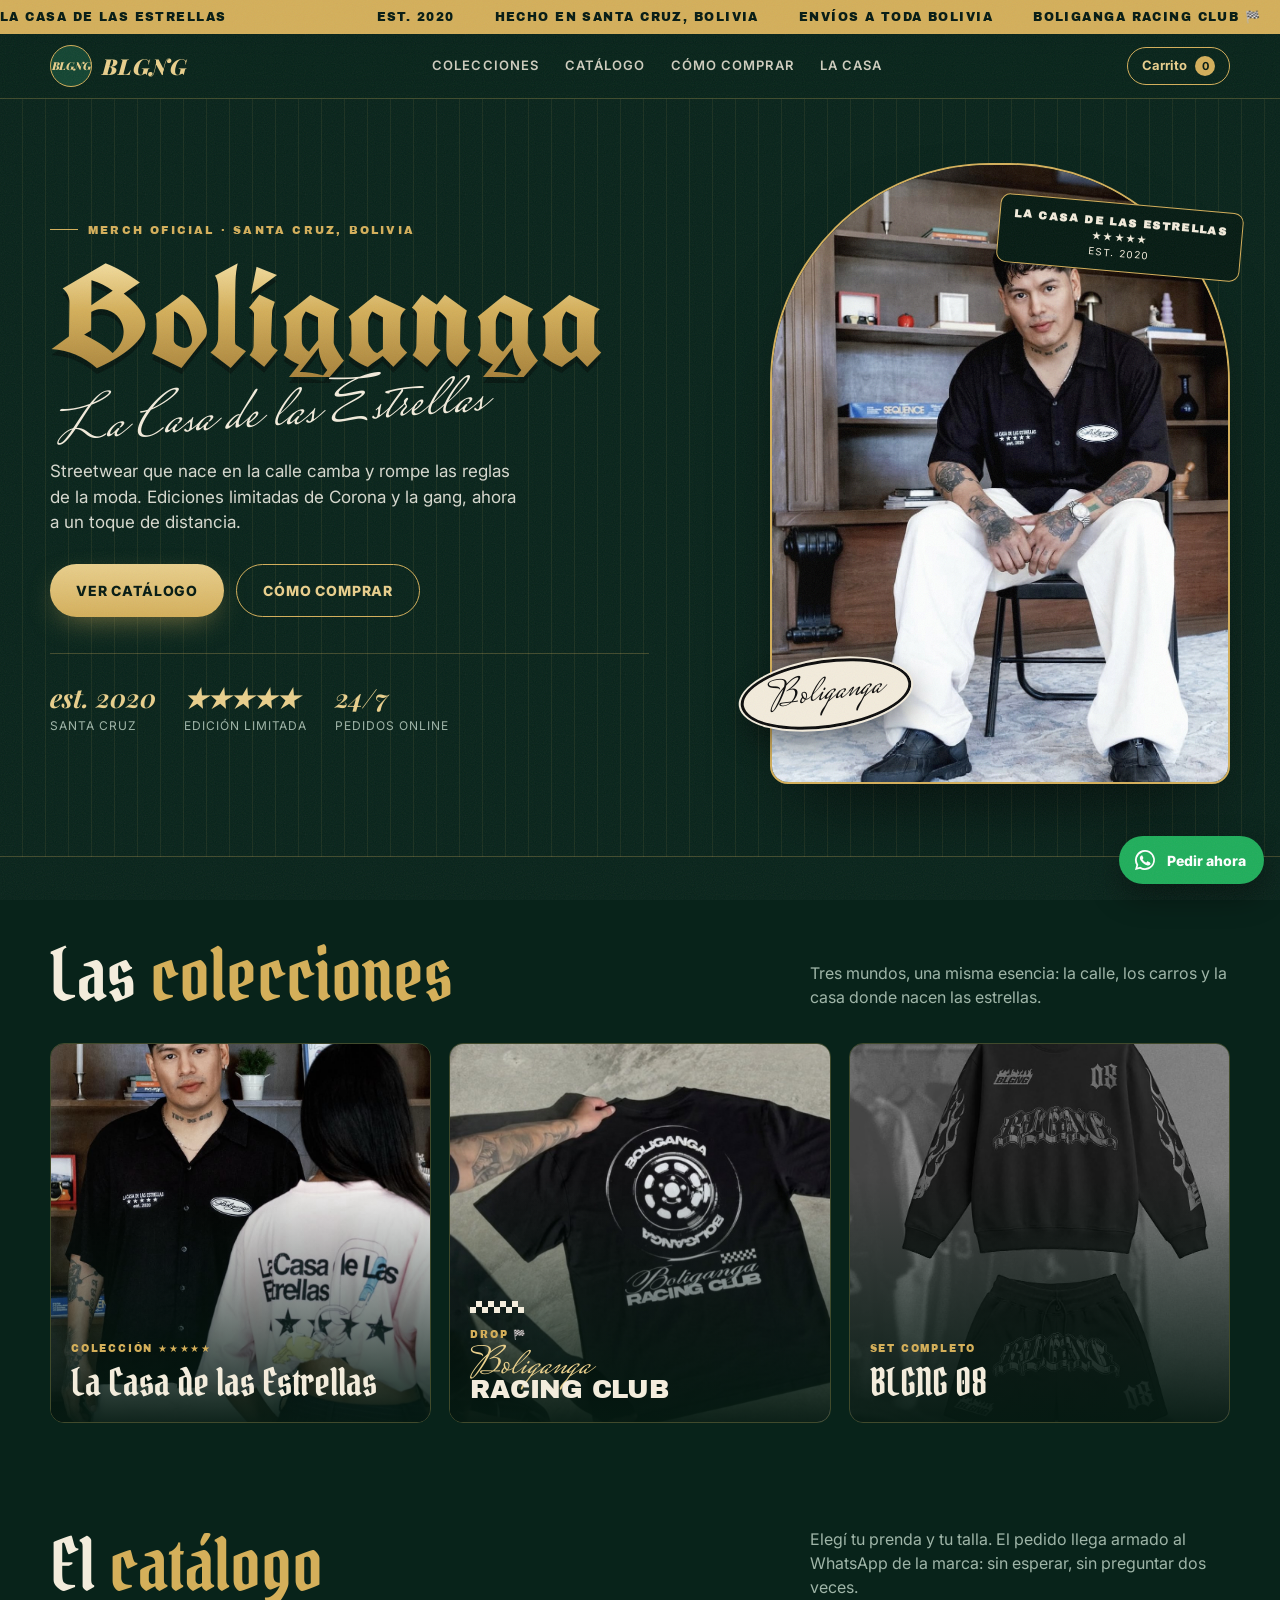
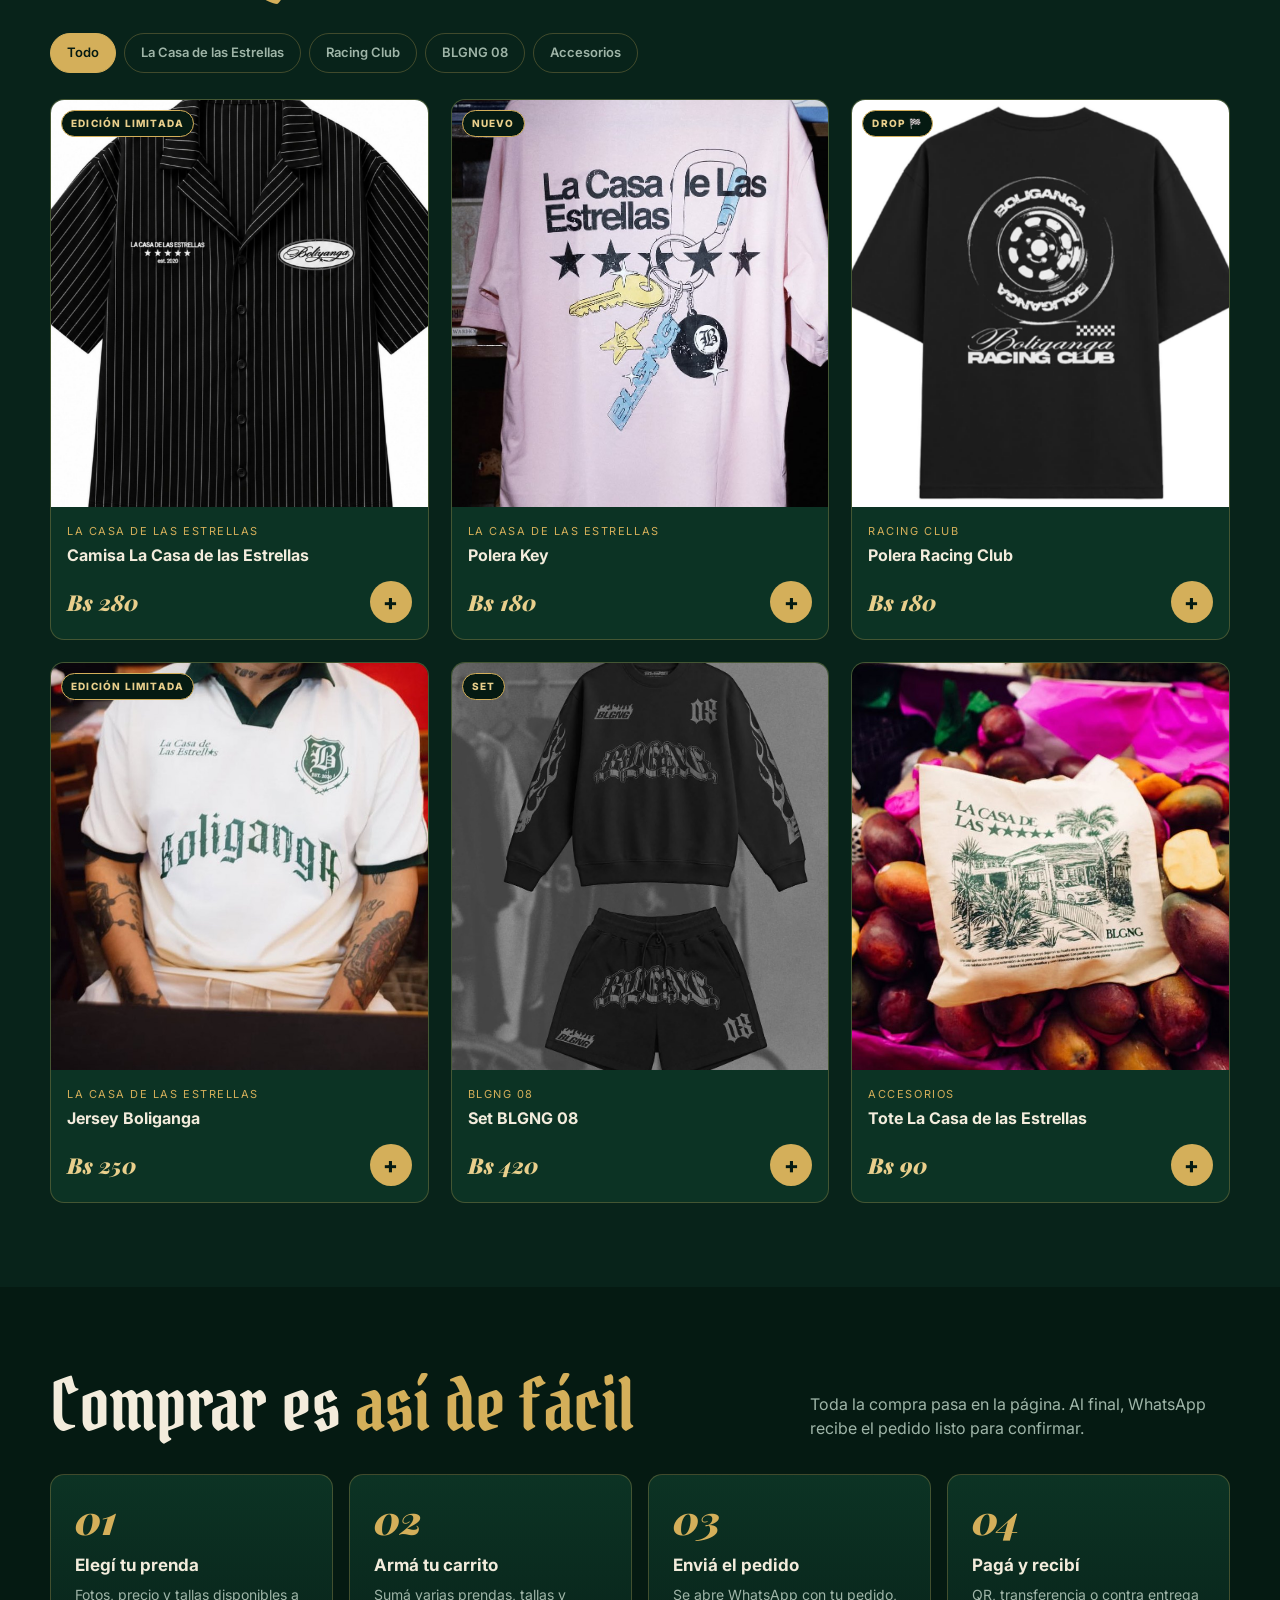
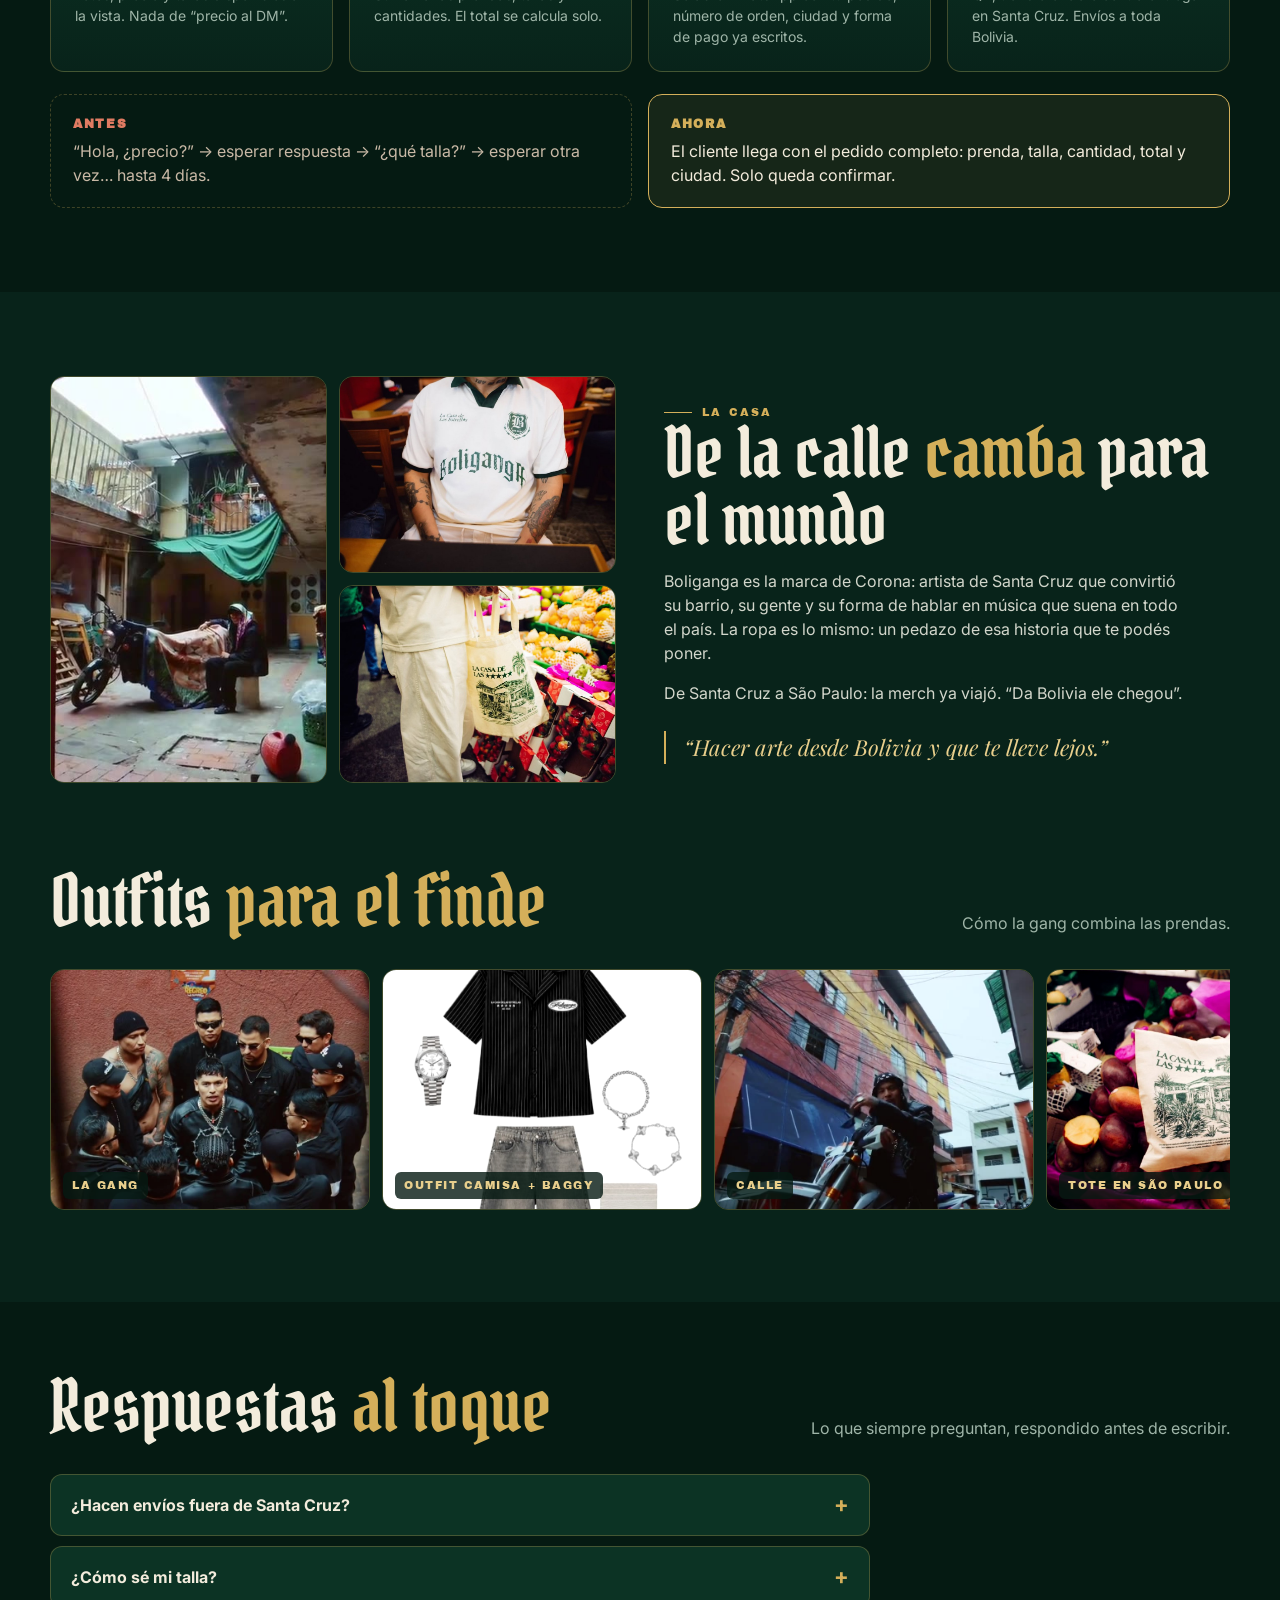
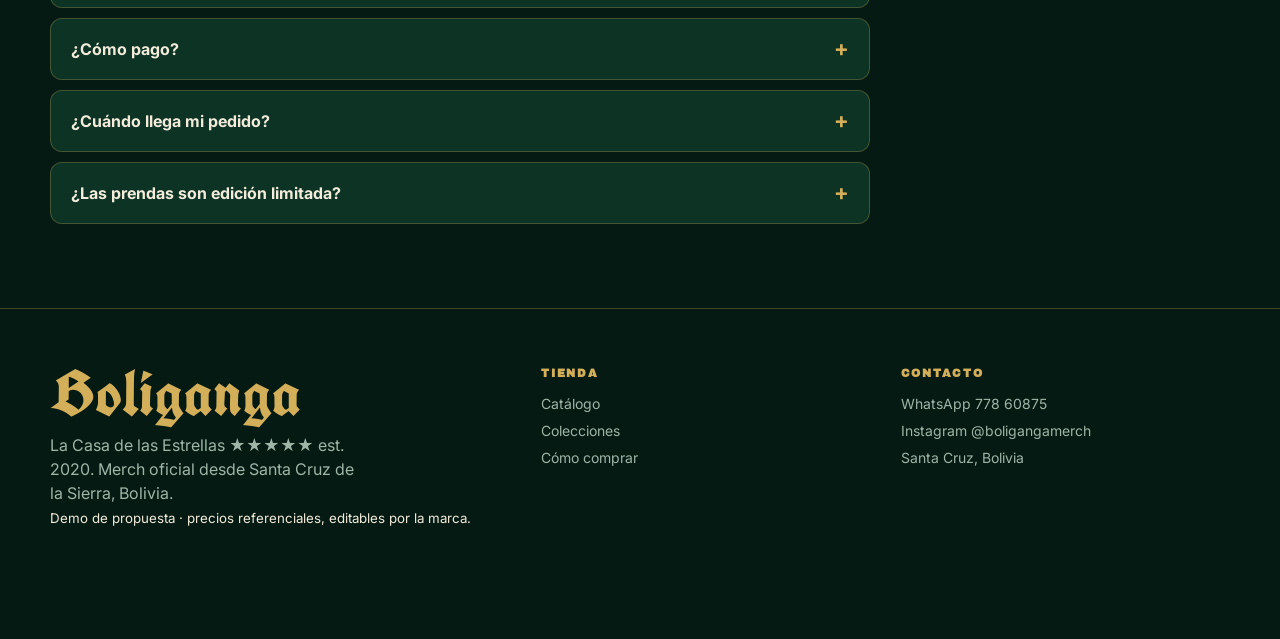
<file: boliganga-web/index.html>
<!doctype html>
<html lang="es">
<head>
<meta charset="utf-8">
<meta name="viewport" content="width=device-width, initial-scale=1, viewport-fit=cover">
<title>Boliganga Merch</title>
<meta name="description" content="BLGNG — La Casa de las Estrellas. Streetwear de la calle camba, desde Santa Cruz, Bolivia. Pedí online y recibí tu prenda en toda Bolivia.">
<meta name="theme-color" content="#08231a">
<link rel="preconnect" href="https://fonts.googleapis.com">
<link rel="preconnect" href="https://fonts.gstatic.com" crossorigin>
<link href="https://fonts.googleapis.com/css2?family=UnifrakturCook:wght@700&family=Pirata+One&family=Playfair+Display:ital,wght@0,700;0,900;1,700;1,900&family=Mrs+Saint+Delafield&family=Archivo+Black&family=Inter:wght@400;500;600;700;800&display=swap" rel="stylesheet">
<style>
:root{
  --green-900:#051a12;
  --green-800:#08231a;
  --green-700:#0c3324;
  --green-600:#124431;
  --green-500:#1b5c42;
  --gold:#d4af5a;
  --gold-soft:#e9cf8c;
  --gold-deep:#a8823a;
  --cream:#f3ecdc;
  --ink:#0b0b0b;
  --muted:#9fb5a8;
  --line:rgba(212,175,90,.28);
  --radius:14px;
  --f-black:"UnifrakturCook","Pirata One",serif;
  --f-goth:"Pirata One","UnifrakturCook",serif;
  --f-logo:"Playfair Display",Georgia,serif;
  --f-script:"Mrs Saint Delafield",cursive;
  --f-race:"Archivo Black",Impact,sans-serif;
  --f-body:"Inter",system-ui,sans-serif;
}
*{box-sizing:border-box;margin:0;padding:0}
html{scroll-behavior:smooth;-webkit-text-size-adjust:100%}
body{background:var(--green-800);color:var(--cream);font-family:var(--f-body);line-height:1.5;overflow-x:hidden}
img{display:block;max-width:100%}
a{color:inherit;text-decoration:none}
button{font:inherit;color:inherit;background:none;border:0;cursor:pointer}
.wrap{width:min(1180px,100% - 32px);margin-inline:auto}

/* grain + pinstripe textures */
body::before{content:"";position:fixed;inset:0;pointer-events:none;z-index:100;opacity:.07;
  background-image:url("data:image/svg+xml,%3Csvg xmlns='http://www.w3.org/2000/svg' width='160' height='160'%3E%3Cfilter id='n'%3E%3CfeTurbulence type='fractalNoise' baseFrequency='.9' numOctaves='3'/%3E%3C/filter%3E%3Crect width='100%25' height='100%25' filter='url(%23n)'/%3E%3C/svg%3E")}
.pinstripe{background-image:repeating-linear-gradient(90deg,transparent 0 22px,rgba(212,175,90,.09) 22px 23px)}

/* marquee */
.marquee{background:var(--gold);color:var(--green-900);overflow:hidden;white-space:nowrap;font-family:var(--f-race);font-size:12px;letter-spacing:.12em;text-transform:uppercase}
.marquee__track{display:inline-flex;gap:40px;padding:8px 0;animation:mq 28s linear infinite}
.marquee__track span{display:inline-flex;align-items:center;gap:40px}
@keyframes mq{to{transform:translateX(-50%)}}

/* header */
header{position:sticky;top:0;z-index:50;background:rgba(8,35,26,.86);backdrop-filter:blur(10px);-webkit-backdrop-filter:blur(10px);border-bottom:1px solid var(--line)}
.nav{display:flex;align-items:center;justify-content:space-between;height:64px}
.logo{display:flex;align-items:center;gap:10px}
.logo__badge{width:42px;height:42px;border-radius:50%;background:var(--green-600);border:1.5px solid var(--gold);display:grid;place-items:center;font-family:var(--f-logo);font-style:italic;font-weight:900;font-size:11px;color:var(--gold-soft);letter-spacing:-.02em}
.logo__word{font-family:var(--f-logo);font-style:italic;font-weight:900;font-size:22px;letter-spacing:.02em;color:var(--gold-soft)}
.nav__links{display:flex;gap:26px;font-size:13px;font-weight:600;letter-spacing:.08em;text-transform:uppercase}
.nav__links a{opacity:.85}.nav__links a:hover{color:var(--gold);opacity:1}
.cart-btn{position:relative;display:flex;align-items:center;gap:8px;border:1px solid var(--gold);border-radius:999px;padding:8px 14px;font-weight:700;font-size:13px;color:var(--gold-soft)}
.cart-btn b{background:var(--gold);color:var(--green-900);border-radius:999px;min-width:20px;height:20px;display:grid;place-items:center;font-size:11px;padding:0 6px}
@media (max-width:760px){.nav__links{display:none}.logo__word{font-size:19px}}

/* hero */
.hero{position:relative;overflow:hidden;border-bottom:1px solid var(--line)}
.hero__grid{display:grid;grid-template-columns:1.05fr .95fr;align-items:center;gap:40px;padding:64px 0 72px}
.eyebrow{display:inline-flex;align-items:center;gap:10px;font-family:var(--f-race);font-size:11px;letter-spacing:.2em;text-transform:uppercase;color:var(--gold)}
.eyebrow::before{content:"";width:28px;height:1px;background:var(--gold)}
.stars{color:var(--gold);letter-spacing:.25em}
.hero h1{font-family:var(--f-black);font-weight:700;font-size:clamp(68px,11vw,150px);line-height:.86;margin:18px 0 6px;
  background:linear-gradient(180deg,#f7e3a8 0%,var(--gold) 45%,var(--gold-deep) 100%);-webkit-background-clip:text;background-clip:text;color:transparent;
  filter:drop-shadow(0 6px 0 rgba(0,0,0,.35))}
.hero__script{font-family:var(--f-script);font-size:clamp(40px,5vw,62px);color:var(--cream);line-height:1;transform:rotate(-4deg);margin:-4px 0 18px 6px}
.hero p.lead{max-width:470px;color:#d7d9cf;font-size:17px}
.hero__cta{display:flex;flex-wrap:wrap;gap:12px;margin-top:28px}
.btn{display:inline-flex;align-items:center;justify-content:center;gap:10px;border-radius:999px;padding:15px 26px;font-weight:800;font-size:14px;letter-spacing:.06em;text-transform:uppercase;transition:transform .15s,box-shadow .2s}
.btn:active{transform:scale(.97)}
.btn--gold{background:linear-gradient(180deg,var(--gold-soft),var(--gold));color:var(--green-900);box-shadow:0 10px 30px -10px rgba(212,175,90,.6)}
.btn--ghost{border:1.5px solid var(--gold);color:var(--gold-soft)}
.btn--wa{background:#1fae5b;color:#fff}
.hero__facts{display:flex;gap:28px;margin-top:36px;padding-top:24px;border-top:1px solid var(--line)}
.hero__facts div{white-space:nowrap;font-size:12px;color:var(--muted);text-transform:uppercase;letter-spacing:.08em}
.hero__facts strong{display:block;font-family:var(--f-logo);font-style:italic;font-size:26px;color:var(--gold-soft);letter-spacing:0;text-transform:none}
.hero__photo{position:relative;justify-self:end;width:min(460px,100%)}
.hero__photo .frame{border-radius:220px 220px 18px 18px;overflow:hidden;border:2px solid var(--gold);aspect-ratio:4/5.4;box-shadow:0 40px 80px -30px rgba(0,0,0,.7)}
.hero__photo img{width:100%;height:100%;object-fit:cover;object-position:50% 30%}
.patch{position:absolute;left:-30px;bottom:56px;background:var(--cream);color:var(--ink);border-radius:50%;padding:12px 26px;border:3px solid var(--ink);outline:2px solid var(--cream);font-family:var(--f-script);font-size:38px;line-height:1;transform:rotate(-8deg);box-shadow:0 14px 30px rgba(0,0,0,.45)}
.est{position:absolute;right:-12px;top:40px;background:var(--green-900);border:1px solid var(--gold);border-radius:10px;padding:10px 14px;text-align:center;font-size:10px;letter-spacing:.14em;text-transform:uppercase;color:var(--cream);transform:rotate(5deg)}
.est b{display:block;font-family:var(--f-race);font-size:11px}
@media (max-width:900px){
  .hero__grid{grid-template-columns:1fr;padding:36px 0 48px;gap:34px}
  .hero__photo{justify-self:center;width:min(360px,88%)}
  .patch{left:-14px;font-size:30px}
  .est{right:-6px}
  .hero__facts{gap:18px}.hero__facts strong{font-size:21px}
}

/* sections */
section{padding:84px 0}
.sec-head{display:flex;align-items:end;justify-content:space-between;gap:20px;margin-bottom:34px;flex-wrap:wrap}
.sec-head h2{font-family:var(--f-goth);font-weight:400;font-size:clamp(44px,6vw,72px);line-height:.95;color:var(--cream)}
.sec-head h2 em{font-style:normal;color:var(--gold)}
.sec-head p{max-width:420px;color:var(--muted)}

/* drops */
.drops{display:grid;grid-template-columns:repeat(3,1fr);gap:18px}
.drop{position:relative;border-radius:var(--radius);overflow:hidden;min-height:380px;border:1px solid var(--line);isolation:isolate;cursor:pointer}
.drop img{position:absolute;inset:0;width:100%;height:100%;object-fit:cover;z-index:-2;transition:transform .6s}
.drop:hover img{transform:scale(1.05)}
.drop::after{content:"";position:absolute;inset:0;z-index:-1;background:linear-gradient(180deg,rgba(5,26,18,0) 35%,rgba(5,26,18,.95))}
.drop__body{position:absolute;left:20px;right:20px;bottom:20px}
.drop__tag{font-family:var(--f-race);font-size:10px;letter-spacing:.18em;color:var(--gold);text-transform:uppercase}
.drop h3{font-family:var(--f-goth);font-weight:400;font-size:38px;line-height:1;margin-top:6px}
.drop h3.race{font-family:var(--f-race);font-size:26px;letter-spacing:-.01em}
.drop h3.race small{display:block;font-family:var(--f-script);font-size:40px;letter-spacing:0;color:var(--gold-soft);margin-bottom:-12px}
.checker{display:inline-block;width:54px;height:12px;margin-bottom:8px;background:conic-gradient(var(--cream) 25%,transparent 0 50%,var(--cream) 0 75%,transparent 0) 0 0/12px 12px}
@media (max-width:900px){.drops{grid-template-columns:1fr}.drop{min-height:300px}}

/* catalog */
.filters{display:flex;gap:8px;flex-wrap:wrap;margin-bottom:26px}
.chip{border:1px solid var(--line);border-radius:999px;padding:9px 16px;font-size:13px;font-weight:600;color:var(--muted)}
.chip[aria-pressed="true"]{background:var(--gold);border-color:var(--gold);color:var(--green-900)}
.grid{display:grid;grid-template-columns:repeat(3,1fr);gap:22px}
@media (max-width:900px){.grid{grid-template-columns:repeat(2,1fr);gap:14px}}
.card{background:var(--green-700);border:1px solid var(--line);border-radius:var(--radius);overflow:hidden;display:flex;flex-direction:column;transition:transform .2s,border-color .2s}
.card:hover{transform:translateY(-4px);border-color:var(--gold)}
.card__img{position:relative;aspect-ratio:1/1.08;background:#f4f4f2;overflow:hidden;cursor:pointer}
.card__img img{width:100%;height:100%;object-fit:cover;transition:opacity .35s}
.card__img img.alt{position:absolute;inset:0;opacity:0}
.card:hover .card__img img.alt{opacity:1}
.badge{position:absolute;top:10px;left:10px;background:var(--green-900);color:var(--gold-soft);border:1px solid var(--gold);font-size:10px;font-weight:800;letter-spacing:.12em;text-transform:uppercase;padding:5px 9px;border-radius:999px}
.card__body{padding:16px;display:flex;flex-direction:column;gap:6px;flex:1}
.card__col{font-size:11px;letter-spacing:.14em;text-transform:uppercase;color:var(--gold)}
.card__name{font-weight:700;font-size:16px;line-height:1.25}
.card__row{display:flex;align-items:center;justify-content:space-between;margin-top:auto;padding-top:10px}
.price{font-family:var(--f-logo);font-style:italic;font-weight:900;font-size:22px;color:var(--gold-soft)}
.add{width:42px;height:42px;border-radius:50%;background:var(--gold);color:var(--green-900);font-size:22px;font-weight:800;display:grid;place-items:center}
@media (max-width:560px){.card__name{font-size:14px}.price{font-size:18px}.add{width:36px;height:36px}.card__body{padding:12px}}

/* how it works */
.how{background:var(--green-900)}
.steps{display:grid;grid-template-columns:repeat(4,1fr);gap:16px;counter-reset:s}
.step{border:1px solid var(--line);border-radius:var(--radius);padding:24px;background:linear-gradient(180deg,var(--green-700),var(--green-800))}
.step::before{counter-increment:s;content:"0" counter(s);font-family:var(--f-logo);font-style:italic;font-weight:900;font-size:40px;color:var(--gold);display:block;line-height:1;margin-bottom:14px}
.step h4{font-size:17px;margin-bottom:6px}
.step p{color:var(--muted);font-size:14px}
@media (max-width:900px){.steps{grid-template-columns:1fr 1fr}}
@media (max-width:520px){.steps{grid-template-columns:1fr}}
.compare{display:grid;grid-template-columns:1fr 1fr;gap:16px;margin-top:22px}
.compare div{border-radius:var(--radius);padding:20px 22px;border:1px dashed var(--line)}
.compare .bad{color:#c9b9a6}
.compare .good{border:1px solid var(--gold);background:rgba(212,175,90,.08)}
.compare b{display:block;font-family:var(--f-race);font-size:12px;letter-spacing:.14em;text-transform:uppercase;margin-bottom:6px}
.compare .bad b{color:#e07b62}.compare .good b{color:var(--gold)}
@media (max-width:620px){.compare{grid-template-columns:1fr}}

/* story */
.story{display:grid;grid-template-columns:1fr 1fr;gap:48px;align-items:center}
.story__imgs{display:grid;grid-template-columns:1fr 1fr;gap:12px}
.story__imgs img{border-radius:var(--radius);border:1px solid var(--line);width:100%;height:100%;object-fit:cover}
.story__imgs img:first-child{grid-row:span 2;aspect-ratio:3/4.4}
.story h2{font-family:var(--f-goth);font-weight:400;font-size:clamp(44px,6vw,70px);line-height:.95}
.story h2 em{font-style:normal;color:var(--gold)}
.story p{color:#d2d6cb;margin-top:16px;max-width:520px}
.quote{margin-top:26px;padding-left:18px;border-left:2px solid var(--gold);font-family:var(--f-logo);font-style:italic;font-size:22px;color:var(--gold-soft)}
@media (max-width:900px){.story{grid-template-columns:1fr}}

/* strip */
.strip{display:flex;gap:12px;overflow-x:auto;scroll-snap-type:x mandatory;padding-bottom:8px}
.strip figure{flex:0 0 min(320px,78%);scroll-snap-align:start;position:relative;border-radius:var(--radius);overflow:hidden;border:1px solid var(--line)}
.strip img{width:100%;aspect-ratio:4/3;object-fit:cover;filter:saturate(.9) contrast(1.05)}
.strip figcaption{position:absolute;left:12px;bottom:10px;font-family:var(--f-race);font-size:11px;letter-spacing:.14em;text-transform:uppercase;background:rgba(5,26,18,.8);padding:5px 9px;border-radius:6px;color:var(--gold-soft)}

/* faq */
.faq{display:grid;gap:10px;max-width:820px}
details{border:1px solid var(--line);border-radius:12px;background:var(--green-700)}
summary{list-style:none;padding:18px 20px;font-weight:700;cursor:pointer;display:flex;justify-content:space-between;gap:12px}
summary::-webkit-details-marker{display:none}
summary::after{content:"+";color:var(--gold);font-size:22px;line-height:1}
details[open] summary::after{content:"–"}
details p{padding:0 20px 18px;color:var(--muted)}

/* footer */
footer{background:var(--green-900);border-top:1px solid var(--line);padding:56px 0 110px}
.foot{display:grid;grid-template-columns:1.4fr 1fr 1fr;gap:30px}
.foot h5{font-family:var(--f-race);font-size:11px;letter-spacing:.16em;text-transform:uppercase;color:var(--gold);margin-bottom:12px}
.foot li{list-style:none;color:var(--muted);font-size:14px;margin-bottom:6px}
.foot__big{font-family:var(--f-black);font-size:64px;line-height:.9;color:var(--gold)}
.foot small{display:block;margin-top:34px;color:#6f8a7b;font-size:12px}
@media (max-width:760px){.foot{grid-template-columns:1fr}}

/* floating whatsapp */
.wa-float{position:fixed;right:16px;bottom:16px;z-index:60;display:flex;align-items:center;gap:10px;background:#1fae5b;color:#fff;border-radius:999px;padding:12px 18px 12px 14px;font-weight:800;font-size:14px;box-shadow:0 12px 30px rgba(0,0,0,.4)}
.wa-float svg{width:24px;height:24px}

/* modal + drawer */
.scrim{position:fixed;inset:0;background:rgba(0,0,0,.6);z-index:80;opacity:0;pointer-events:none;transition:opacity .25s}
.scrim.on{opacity:1;pointer-events:auto}
.modal{position:fixed;z-index:90;left:50%;top:50%;width:min(920px,100% - 24px);max-height:calc(100dvh - 24px);overflow:auto;background:var(--green-800);border:1px solid var(--gold);border-radius:18px;transform:translate(-50%,-46%);opacity:0;pointer-events:none;transition:.25s}
.modal.on{opacity:1;transform:translate(-50%,-50%);pointer-events:auto}
.modal__grid{display:grid;grid-template-columns:1.05fr 1fr}
.modal__gallery{background:#f4f4f2}
.modal__main{aspect-ratio:1/1.08;width:100%;object-fit:cover}
.thumbs{display:flex;gap:6px;padding:8px;background:var(--green-900)}
.thumbs img{width:58px;height:58px;object-fit:cover;border-radius:8px;border:2px solid transparent;cursor:pointer}
.thumbs img.on{border-color:var(--gold)}
.modal__info{padding:26px;display:flex;flex-direction:column;gap:12px}
.modal__info h3{font-family:var(--f-goth);font-weight:400;font-size:40px;line-height:1}
.modal__info p{color:var(--muted);font-size:14px}
.sizes{display:flex;gap:8px;flex-wrap:wrap}
.size{min-width:48px;height:44px;border:1px solid var(--line);border-radius:10px;font-weight:700}
.size[aria-pressed="true"]{background:var(--gold);color:var(--green-900);border-color:var(--gold)}
.qty{display:inline-flex;align-items:center;border:1px solid var(--line);border-radius:999px}
.qty button{width:40px;height:40px;font-size:18px;color:var(--gold)}
.qty span{min-width:26px;text-align:center;font-weight:700}
.close{position:absolute;top:10px;right:10px;width:38px;height:38px;border-radius:50%;background:var(--green-900);border:1px solid var(--gold);color:var(--gold);font-size:18px;z-index:2}
.label{font-size:11px;letter-spacing:.14em;text-transform:uppercase;color:var(--gold);font-weight:700}
@media (max-width:760px){.modal__grid{grid-template-columns:1fr}.modal__info h3{font-size:32px}}

.drawer{position:fixed;z-index:90;top:0;right:0;height:100dvh;width:min(420px,100%);background:var(--green-800);border-left:1px solid var(--gold);transform:translateX(105%);transition:transform .3s;display:flex;flex-direction:column}
.drawer.on{transform:none}
.drawer__head{display:flex;justify-content:space-between;align-items:center;padding:20px;border-bottom:1px solid var(--line)}
.drawer__head h3{font-family:var(--f-goth);font-weight:400;font-size:34px}
.drawer__items{flex:1;overflow:auto;padding:12px 20px}
.line{display:grid;grid-template-columns:64px 1fr auto;gap:12px;align-items:center;padding:12px 0;border-bottom:1px solid var(--line)}
.line img{width:64px;height:64px;object-fit:cover;border-radius:8px;background:#f4f4f2}
.line .n{font-weight:700;font-size:14px}.line .m{font-size:12px;color:var(--muted)}
.line .rm{font-size:12px;color:#e07b62;margin-top:4px}
.drawer__foot{padding:18px 20px calc(18px + env(safe-area-inset-bottom));border-top:1px solid var(--line);display:grid;gap:12px}
.field{display:grid;gap:6px}
.field input,.field select{background:var(--green-900);border:1px solid var(--line);border-radius:10px;padding:12px;color:var(--cream);font:inherit;font-size:16px}
.total{display:flex;justify-content:space-between;align-items:baseline}
.total .price{font-size:28px}
.empty{color:var(--muted);text-align:center;padding:40px 10px}
.toast{position:fixed;left:50%;bottom:86px;transform:translate(-50%,20px);background:var(--gold);color:var(--green-900);font-weight:800;padding:12px 18px;border-radius:999px;z-index:95;opacity:0;transition:.25s;pointer-events:none;font-size:14px}
.toast.on{opacity:1;transform:translate(-50%,0)}
.reveal{opacity:0;transform:translateY(24px);transition:opacity .7s,transform .7s}
.reveal.in{opacity:1;transform:none}
@media (prefers-reduced-motion:reduce){*{animation:none!important;transition:none!important}.reveal{opacity:1;transform:none}}
</style>
</head>
<body>

<div class="marquee" aria-hidden="true"><div class="marquee__track">
  <span>La Casa de las Estrellas <i class="stars">★★★★★</i> est. 2020</span><span>Hecho en Santa Cruz, Bolivia</span><span>Envíos a toda Bolivia</span><span>Boliganga Racing Club 🏁</span><span>Pedí en segundos por WhatsApp</span>
  <span>La Casa de las Estrellas <i class="stars">★★★★★</i> est. 2020</span><span>Hecho en Santa Cruz, Bolivia</span><span>Envíos a toda Bolivia</span><span>Boliganga Racing Club 🏁</span><span>Pedí en segundos por WhatsApp</span>
</div></div>

<header>
  <div class="wrap nav">
    <a href="#top" class="logo" aria-label="Boliganga Merch inicio"><span class="logo__badge">BLGNG</span><span class="logo__word">BLGNG</span></a>
    <nav class="nav__links"><a href="#drops">Colecciones</a><a href="#catalogo">Catálogo</a><a href="#como">Cómo comprar</a><a href="#casa">La Casa</a></nav>
    <button class="cart-btn" id="openCart" aria-label="Abrir carrito">Carrito <b id="cartCount">0</b></button>
  </div>
</header>

<main id="top">
<section class="hero pinstripe" style="padding:0">
  <div class="wrap hero__grid">
    <div>
      <span class="eyebrow">Merch oficial · Santa Cruz, Bolivia</span>
      <h1>Boliganga</h1>
      <div class="hero__script">La Casa de las Estrellas</div>
      <p class="lead">Streetwear que nace en la calle camba y rompe las reglas de la moda. Ediciones limitadas de Corona y la gang, ahora a un toque de distancia.</p>
      <div class="hero__cta">
        <a href="#catalogo" class="btn btn--gold">Ver catálogo</a>
        <a href="#como" class="btn btn--ghost">Cómo comprar</a>
      </div>
      <div class="hero__facts">
        <div><strong>est. 2020</strong>Santa Cruz</div>
        <div><strong>★★★★★</strong>Edición limitada</div>
        <div><strong>24/7</strong>Pedidos online</div>
      </div>
    </div>
    <div class="hero__photo">
      <div class="frame"><img src="img/corona-sentado.jpg" alt="Corona con la camisa La Casa de las Estrellas"></div>
      <div class="patch">Boliganga</div>
      <div class="est"><b>La Casa de las Estrellas</b>★★★★★<br>est. 2020</div>
    </div>
  </div>
</section>

<section id="drops">
  <div class="wrap">
    <div class="sec-head reveal">
      <h2>Las <em>colecciones</em></h2>
      <p>Tres mundos, una misma esencia: la calle, los carros y la casa donde nacen las estrellas.</p>
    </div>
    <div class="drops">
      <article class="drop reveal" data-filter="La Casa de las Estrellas">
        <img src="img/corona-pink.jpg" alt="La Casa de las Estrellas">
        <div class="drop__body"><span class="drop__tag">Colección ★★★★★</span><h3>La Casa de las Estrellas</h3></div>
      </article>
      <article class="drop reveal" data-filter="Racing Club">
        <img src="img/racing-flat.jpg" alt="Boliganga Racing Club">
        <div class="drop__body"><span class="checker"></span><span class="drop__tag" style="display:block">Drop 🏁</span><h3 class="race"><small>Boliganga</small>RACING CLUB</h3></div>
      </article>
      <article class="drop reveal" data-filter="BLGNG 08">
        <img src="img/set-08.jpg" alt="Set BLGNG 08">
        <div class="drop__body"><span class="drop__tag">Set completo</span><h3>BLGNG 08</h3></div>
      </article>
    </div>
  </div>
</section>

<section id="catalogo" style="padding-top:20px">
  <div class="wrap">
    <div class="sec-head reveal">
      <h2>El <em>catálogo</em></h2>
      <p>Elegí tu prenda y tu talla. El pedido llega armado al WhatsApp de la marca: sin esperar, sin preguntar dos veces.</p>
    </div>
    <div class="filters" id="filters" role="group" aria-label="Filtrar por colección"></div>
    <div class="grid" id="grid"></div>
  </div>
</section>

<section id="como" class="how">
  <div class="wrap">
    <div class="sec-head reveal">
      <h2>Comprar es <em>así de fácil</em></h2>
      <p>Toda la compra pasa en la página. Al final, WhatsApp recibe el pedido listo para confirmar.</p>
    </div>
    <div class="steps">
      <div class="step reveal"><h4>Elegí tu prenda</h4><p>Fotos, precio y tallas disponibles a la vista. Nada de “precio al DM”.</p></div>
      <div class="step reveal"><h4>Armá tu carrito</h4><p>Sumá varias prendas, tallas y cantidades. El total se calcula solo.</p></div>
      <div class="step reveal"><h4>Enviá el pedido</h4><p>Se abre WhatsApp con tu pedido, número de orden, ciudad y forma de pago ya escritos.</p></div>
      <div class="step reveal"><h4>Pagá y recibí</h4><p>QR, transferencia o contra entrega en Santa Cruz. Envíos a toda Bolivia.</p></div>
    </div>
    <div class="compare reveal">
      <div class="bad"><b>Antes</b>“Hola, ¿precio?” → esperar respuesta → “¿qué talla?” → esperar otra vez… hasta 4 días.</div>
      <div class="good"><b>Ahora</b>El cliente llega con el pedido completo: prenda, talla, cantidad, total y ciudad. Solo queda confirmar.</div>
    </div>
  </div>
</section>

<section id="casa">
  <div class="wrap story">
    <div class="story__imgs reveal">
      <img src="img/corona-video-20.jpg" alt="Corona y la gang en el video" style="object-position:50% 40%">
      <img src="img/jersey.jpg" alt="Jersey Boliganga en São Paulo">
      <img src="img/tote-calle.jpg" alt="Tote La Casa de las Estrellas en São Paulo">
    </div>
    <div class="reveal">
      <span class="eyebrow">La Casa</span>
      <h2>De la calle <em>camba</em> para el mundo</h2>
      <p>Boliganga es la marca de Corona: artista de Santa Cruz que convirtió su barrio, su gente y su forma de hablar en música que suena en todo el país. La ropa es lo mismo: un pedazo de esa historia que te podés poner.</p>
      <p>De Santa Cruz a São Paulo: la merch ya viajó. “Da Bolivia ele chegou”.</p>
      <div class="quote">“Hacer arte desde Bolivia y que te lleve lejos.”</div>
    </div>
  </div>
</section>

<section style="padding-top:0">
  <div class="wrap">
    <div class="sec-head reveal"><h2>Outfits <em>para el finde</em></h2><p>Cómo la gang combina las prendas.</p></div>
    <div class="strip reveal">
      <figure><img src="img/corona-video-58.jpg" alt=""><figcaption>La gang</figcaption></figure>
      <figure><img src="img/outfit.jpg" alt="" style="object-position:50% 20%;background:#fff"><figcaption>Outfit camisa + baggy</figcaption></figure>
      <figure><img src="img/corona-video-26.jpg" alt=""><figcaption>Calle</figcaption></figure>
      <figure><img src="img/tote.jpg" alt=""><figcaption>Tote en São Paulo</figcaption></figure>
      <figure><img src="img/corona-video-39.jpg" alt=""><figcaption>Corona</figcaption></figure>
    </div>
  </div>
</section>

<section class="how" style="padding-top:70px">
  <div class="wrap">
    <div class="sec-head reveal"><h2>Respuestas <em>al toque</em></h2><p>Lo que siempre preguntan, respondido antes de escribir.</p></div>
    <div class="faq">
      <details><summary>¿Hacen envíos fuera de Santa Cruz?</summary><p>Sí, enviamos a toda Bolivia. Elegí tu ciudad en el carrito y te confirmamos el costo de envío por WhatsApp.</p></details>
      <details><summary>¿Cómo sé mi talla?</summary><p>Las poleras son de corte oversize. Si estás entre dos tallas, pedí tu talla de siempre para un fit holgado o una menos para un fit más justo.</p></details>
      <details><summary>¿Cómo pago?</summary><p>QR (cualquier banco o billetera), transferencia o contra entrega en Santa Cruz.</p></details>
      <details><summary>¿Cuándo llega mi pedido?</summary><p>En Santa Cruz, entrega en 24–48 h. Al interior, según la empresa de envío (normalmente 2–4 días).</p></details>
      <details><summary>¿Las prendas son edición limitada?</summary><p>Sí. Cada drop sale en cantidades limitadas; cuando se agota, no vuelve igual.</p></details>
    </div>
  </div>
</section>
</main>

<footer>
  <div class="wrap foot">
    <div>
      <div class="foot__big">Boliganga</div>
      <p style="color:var(--muted);margin-top:10px;max-width:320px">La Casa de las Estrellas ★★★★★ est. 2020. Merch oficial desde Santa Cruz de la Sierra, Bolivia.</p>
    </div>
    <div><h5>Tienda</h5><ul><li><a href="#catalogo">Catálogo</a></li><li><a href="#drops">Colecciones</a></li><li><a href="#como">Cómo comprar</a></li></ul></div>
    <div><h5>Contacto</h5><ul><li>WhatsApp 778 60875</li><li>Instagram @boligangamerch</li><li>Santa Cruz, Bolivia</li></ul></div>
  </div>
  <div class="wrap"><small>Demo de propuesta · precios referenciales, editables por la marca.</small></div>
</footer>

<a class="wa-float" id="waFloat" href="#" target="_blank" rel="noopener" aria-label="Escribir por WhatsApp">
  <svg viewBox="0 0 24 24" fill="currentColor"><path d="M12 2a10 10 0 0 0-8.6 15.1L2 22l5-1.3A10 10 0 1 0 12 2Zm0 18.2a8.2 8.2 0 0 1-4.2-1.2l-.3-.2-3 .8.8-2.9-.2-.3A8.2 8.2 0 1 1 12 20.2Zm4.5-6.1c-.2-.1-1.5-.7-1.7-.8-.2-.1-.4-.1-.6.1l-.8 1c-.1.2-.3.2-.5.1a6.7 6.7 0 0 1-3.3-2.9c-.3-.4.3-.4.7-1.4.1-.2 0-.3 0-.4l-.8-1.8c-.2-.5-.4-.4-.6-.4h-.5a1 1 0 0 0-.7.3 3 3 0 0 0-.9 2.2 5.2 5.2 0 0 0 1.1 2.7 11.8 11.8 0 0 0 4.5 4c1.7.7 2.3.8 3.2.6.5-.1 1.5-.6 1.7-1.2.2-.6.2-1.1.2-1.2-.1-.1-.3-.2-.5-.3Z"/></svg>
  Pedir ahora
</a>

<div class="scrim" id="scrim"></div>

<div class="modal" id="modal" role="dialog" aria-modal="true" aria-labelledby="mName">
  <button class="close" data-close aria-label="Cerrar">✕</button>
  <div class="modal__grid">
    <div class="modal__gallery"><img class="modal__main" id="mImg" alt=""><div class="thumbs" id="mThumbs"></div></div>
    <div class="modal__info">
      <span class="label" id="mCol"></span>
      <h3 id="mName"></h3>
      <div class="price" id="mPrice"></div>
      <p id="mDesc"></p>
      <span class="label">Talla</span>
      <div class="sizes" id="mSizes"></div>
      <span class="label">Cantidad</span>
      <div class="qty"><button id="qMinus" aria-label="Menos">−</button><span id="qVal">1</span><button id="qPlus" aria-label="Más">+</button></div>
      <button class="btn btn--gold" id="mAdd" style="margin-top:8px">Agregar al carrito</button>
      <button class="btn btn--wa" id="mBuy">Comprar ya por WhatsApp</button>
    </div>
  </div>
</div>

<aside class="drawer" id="drawer" aria-label="Carrito">
  <div class="drawer__head"><h3>Tu carrito</h3><button class="close" style="position:static" data-close aria-label="Cerrar">✕</button></div>
  <div class="drawer__items" id="items"></div>
  <div class="drawer__foot">
    <div class="field"><label class="label" for="fName">Tu nombre</label><input id="fName" autocomplete="name" placeholder="Ej: Ana Rojas"></div>
    <div class="field"><label class="label" for="fCity">Ciudad</label>
      <select id="fCity"><option>Santa Cruz</option><option>La Paz</option><option>El Alto</option><option>Cochabamba</option><option>Sucre</option><option>Tarija</option><option>Oruro</option><option>Potosí</option><option>Beni</option><option>Pando</option></select></div>
    <div class="field"><label class="label" for="fPay">Pago</label>
      <select id="fPay"><option>QR</option><option>Transferencia</option><option>Contra entrega (Santa Cruz)</option></select></div>
    <div class="total"><span class="label">Total</span><span class="price" id="cTotal">Bs 0</span></div>
    <button class="btn btn--wa" id="checkout">Enviar pedido por WhatsApp</button>
  </div>
</aside>
<div class="toast" id="toast"></div>

<script>
const WA = "59177860875";
const PRODUCTS = [
  {id:"camisa-estrellas",name:"Camisa La Casa de las Estrellas",col:"La Casa de las Estrellas",price:280,badge:"Edición limitada",
   imgs:["img/camisa-estrellas.jpg","img/corona-sentado.jpg","img/outfit.jpg"],sizes:["S","M","L","XL"],
   desc:"Camisa cuello cubano a rayas, bordado “La Casa de las Estrellas ★★★★★ est. 2020” y parche ovalado Boliganga."},
  {id:"polera-key",name:"Polera Key",col:"La Casa de las Estrellas",price:180,badge:"Nuevo",
   imgs:["img/polera-key.jpg","img/corona-pink.jpg"],sizes:["S","M","L","XL"],
   desc:"Polera rosa oversize con el llavero de la casa: llave, estrella, bola 8 y BLGNG en la espalda."},
  {id:"racing",name:"Polera Racing Club",col:"Racing Club",price:180,badge:"Drop 🏁",
   imgs:["img/racing-back.jpg","img/racing-front.jpg","img/racing-flat.jpg"],sizes:["S","M","L","XL"],
   desc:"Polera negra oversize. Llanta Boliganga en la espalda y logo Racing Club en el pecho."},
  {id:"jersey",name:"Jersey Boliganga",col:"La Casa de las Estrellas",price:250,badge:"Edición limitada",
   imgs:["img/jersey.jpg"],sizes:["S","M","L","XL"],
   desc:"Jersey blanco con cuello verde, escudo B y letras góticas Boliganga. El que llegó hasta São Paulo."},
  {id:"set-08",name:"Set BLGNG 08",col:"BLGNG 08",price:420,badge:"Set",
   imgs:["img/set-08.jpg"],sizes:["S","M","L","XL"],
   desc:"Buzo crewneck + short negros con letras góticas BLGNG, número 08 y llamas en las mangas."},
  {id:"tote",name:"Tote La Casa de las Estrellas",col:"Accesorios",price:90,badge:"",
   imgs:["img/tote.jpg","img/tote-calle.jpg"],sizes:["Única"],
   desc:"Tote de lona cruda con la ilustración de la casa en verde. Para el mercado, la playa o la gira."}
];
const $=s=>document.querySelector(s);
const fmt=n=>"Bs "+n.toLocaleString("es-BO");
let cart=[];try{cart=JSON.parse(localStorage.getItem("blgng-cart")||"[]")}catch(e){}
const save=()=>{try{localStorage.setItem("blgng-cart",JSON.stringify(cart))}catch(e){};renderCart()};

/* catalog */
const cols=["Todo",...new Set(PRODUCTS.map(p=>p.col))];
let filter="Todo";
function renderFilters(){$("#filters").innerHTML=cols.map(c=>`<button class="chip" aria-pressed="${c===filter}" data-f="${c}">${c}</button>`).join("")}
function renderGrid(){
  $("#grid").innerHTML=PRODUCTS.filter(p=>filter==="Todo"||p.col===filter).map(p=>`
  <article class="card">
    <div class="card__img" data-open="${p.id}">
      <img src="${p.imgs[0]}" alt="${p.name}" loading="lazy">
      ${p.imgs[1]?`<img class="alt" src="${p.imgs[1]}" alt="" loading="lazy">`:""}
      ${p.badge?`<span class="badge">${p.badge}</span>`:""}
    </div>
    <div class="card__body">
      <span class="card__col">${p.col}</span>
      <span class="card__name">${p.name}</span>
      <div class="card__row"><span class="price">${fmt(p.price)}</span><button class="add" data-open="${p.id}" aria-label="Agregar ${p.name}">+</button></div>
    </div>
  </article>`).join("");
}
$("#filters").addEventListener("click",e=>{const b=e.target.closest("[data-f]");if(!b)return;filter=b.dataset.f;renderFilters();renderGrid()});
document.querySelectorAll(".drop").forEach(d=>d.addEventListener("click",()=>{filter=d.dataset.filter;renderFilters();renderGrid();$("#catalogo").scrollIntoView()}));
$("#grid").addEventListener("click",e=>{const b=e.target.closest("[data-open]");if(b)openModal(b.dataset.open)});

/* modal */
let cur=null,size=null,qty=1;
function openModal(id){
  cur=PRODUCTS.find(p=>p.id===id);size=cur.sizes.length===1?cur.sizes[0]:null;qty=1;
  $("#mName").textContent=cur.name;$("#mCol").textContent=cur.col;$("#mPrice").textContent=fmt(cur.price);$("#mDesc").textContent=cur.desc;
  $("#mImg").src=cur.imgs[0];$("#mImg").alt=cur.name;
  $("#mThumbs").innerHTML=cur.imgs.map((s,i)=>`<img src="${s}" class="${i?"":"on"}" alt="">`).join("");
  $("#mSizes").innerHTML=cur.sizes.map(s=>`<button class="size" aria-pressed="${s===size}">${s}</button>`).join("");
  $("#qVal").textContent=qty;
  openPanel("#modal");
}
$("#mThumbs").addEventListener("click",e=>{if(e.target.tagName!=="IMG")return;$("#mImg").src=e.target.src;[...$("#mThumbs").children].forEach(t=>t.classList.toggle("on",t===e.target))});
$("#mSizes").addEventListener("click",e=>{const b=e.target.closest(".size");if(!b)return;size=b.textContent;[...$("#mSizes").children].forEach(x=>x.setAttribute("aria-pressed",x===b))});
$("#qMinus").onclick=()=>{qty=Math.max(1,qty-1);$("#qVal").textContent=qty};
$("#qPlus").onclick=()=>{qty=Math.min(20,qty+1);$("#qVal").textContent=qty};
function addCurrent(){
  if(!size){toast("Elegí tu talla");return false}
  const ex=cart.find(l=>l.id===cur.id&&l.size===size);
  ex?ex.qty+=qty:cart.push({id:cur.id,size,qty});save();return true;
}
$("#mAdd").onclick=()=>{if(addCurrent()){closePanel();toast("Agregado al carrito ✓");setTimeout(()=>openPanel("#drawer"),350)}};
$("#mBuy").onclick=()=>{if(addCurrent()){closePanel();openPanel("#drawer")}};

/* cart */
function renderCart(){
  const n=cart.reduce((a,l)=>a+l.qty,0);$("#cartCount").textContent=n;
  const total=cart.reduce((a,l)=>a+PRODUCTS.find(p=>p.id===l.id).price*l.qty,0);
  $("#cTotal").textContent=fmt(total);
  $("#items").innerHTML=cart.length?cart.map((l,i)=>{const p=PRODUCTS.find(x=>x.id===l.id);return`
    <div class="line"><img src="${p.imgs[0]}" alt=""><div><div class="n">${p.name}</div><div class="m">Talla ${l.size} · x${l.qty}</div><button class="rm" data-rm="${i}">Quitar</button></div><div class="price" style="font-size:17px">${fmt(p.price*l.qty)}</div></div>`}).join("")
    :`<div class="empty">Tu carrito está vacío.<br>Elegí algo del catálogo ★</div>`;
}
$("#items").addEventListener("click",e=>{const b=e.target.closest("[data-rm]");if(b){cart.splice(+b.dataset.rm,1);save()}});
$("#checkout").onclick=()=>{
  if(!cart.length){toast("Tu carrito está vacío");return}
  const order="BLGNG-"+Date.now().toString(36).toUpperCase().slice(-6);
  const total=cart.reduce((a,l)=>a+PRODUCTS.find(p=>p.id===l.id).price*l.qty,0);
  const lines=cart.map(l=>{const p=PRODUCTS.find(x=>x.id===l.id);return`• ${l.qty}x ${p.name} — Talla ${l.size} — ${fmt(p.price*l.qty)}`}).join("\n");
  const name=$("#fName").value.trim();
  const msg=`Hola Boliganga ⭐ Quiero hacer este pedido:\n\nPedido ${order}\n${lines}\n\nTotal: ${fmt(total)}\nCiudad: ${$("#fCity").value}\nPago: ${$("#fPay").value}${name?`\nNombre: ${name}`:""}\n\n(Enviado desde la tienda online)`;
  window.open(`https://wa.me/${WA}?text=${encodeURIComponent(msg)}`,"_blank","noopener");
};
$("#waFloat").href=`https://wa.me/${WA}?text=${encodeURIComponent("Hola Boliganga ⭐ vengo de la página web")}`;

/* open/close */
function openPanel(sel){$("#scrim").classList.add("on");$(sel).classList.add("on");document.body.style.overflow="hidden"}
function closePanel(){["#scrim","#modal","#drawer"].forEach(s=>$(s).classList.remove("on"));document.body.style.overflow=""}
$("#openCart").onclick=()=>openPanel("#drawer");
$("#scrim").onclick=closePanel;
document.querySelectorAll("[data-close]").forEach(b=>b.onclick=closePanel);
addEventListener("keydown",e=>{if(e.key==="Escape")closePanel()});
let tt;function toast(t){const el=$("#toast");el.textContent=t;el.classList.add("on");clearTimeout(tt);tt=setTimeout(()=>el.classList.remove("on"),1800)}

/* reveal */
const io=new IntersectionObserver(es=>es.forEach(e=>{if(e.isIntersecting){e.target.classList.add("in");io.unobserve(e.target)}}),{threshold:.12});
document.querySelectorAll(".reveal").forEach(el=>io.observe(el));

renderFilters();renderGrid();renderCart();
</script>
</body>
</html>
</file>
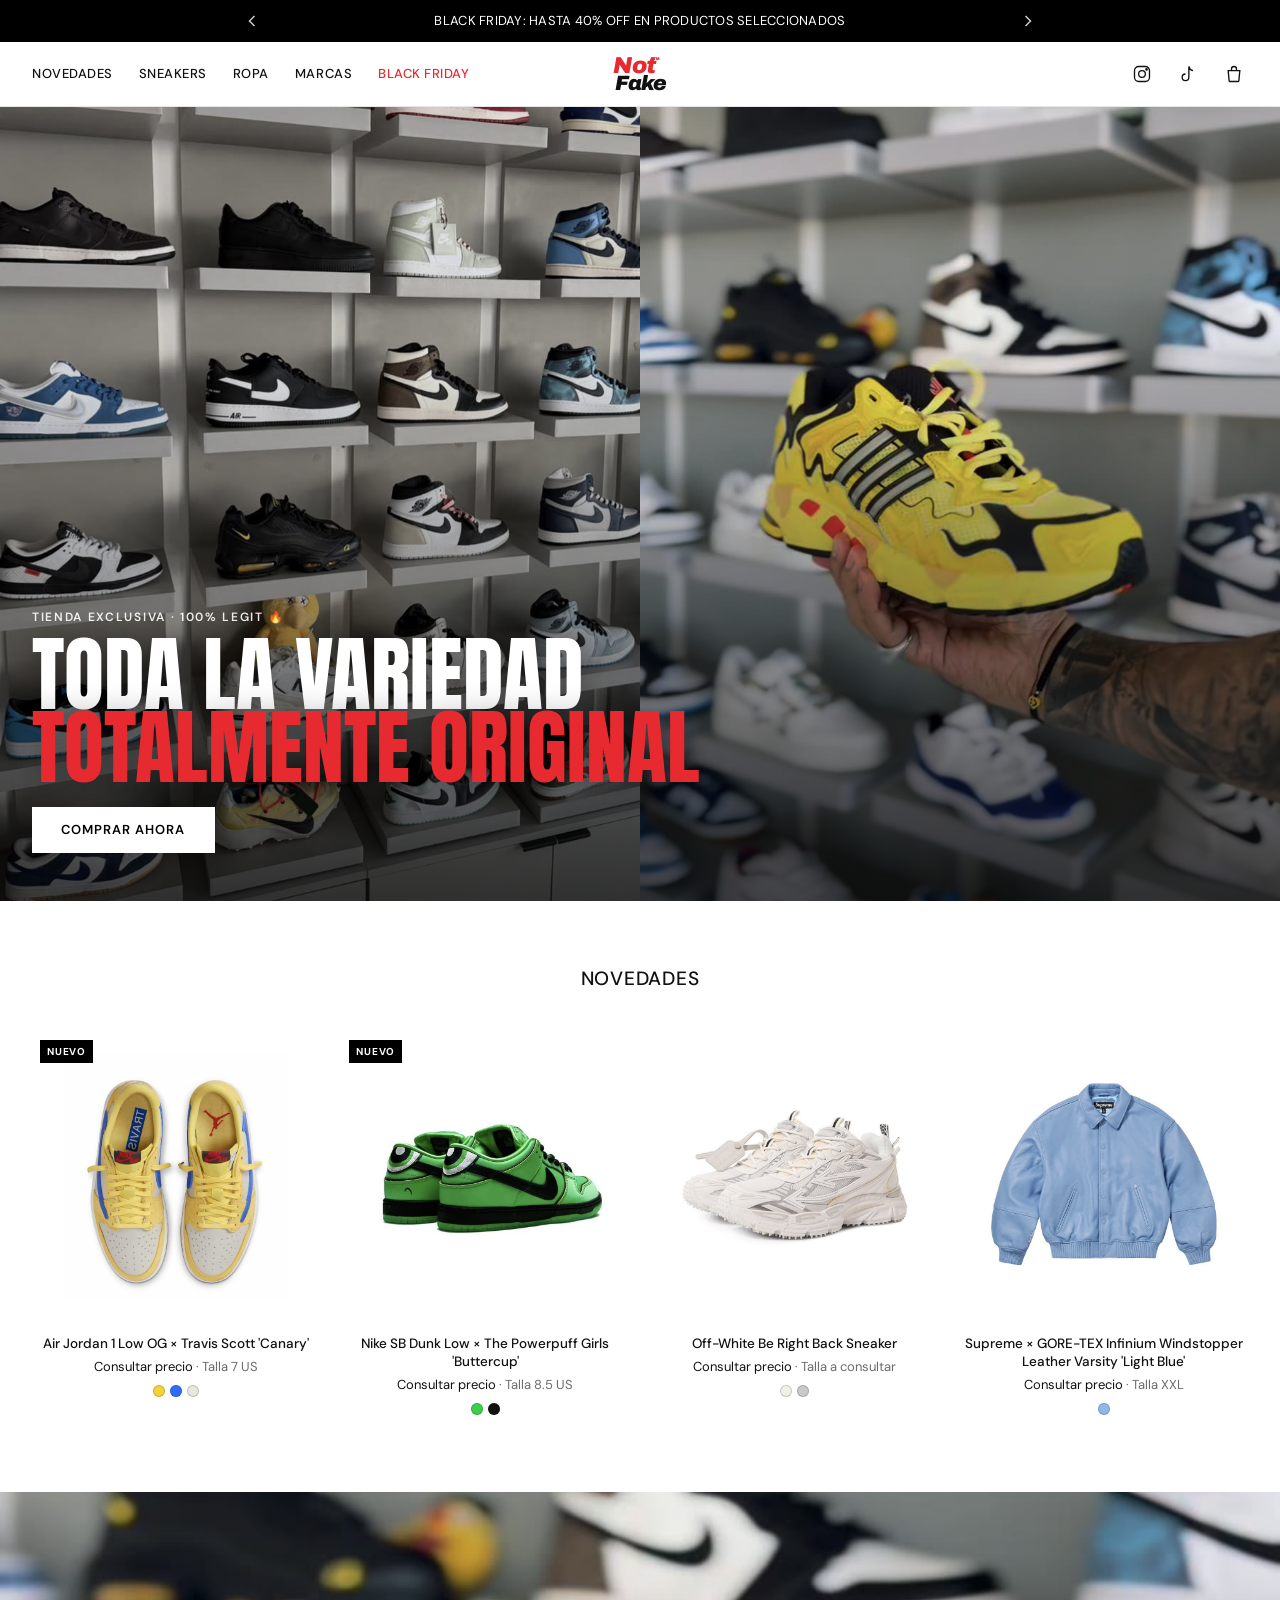
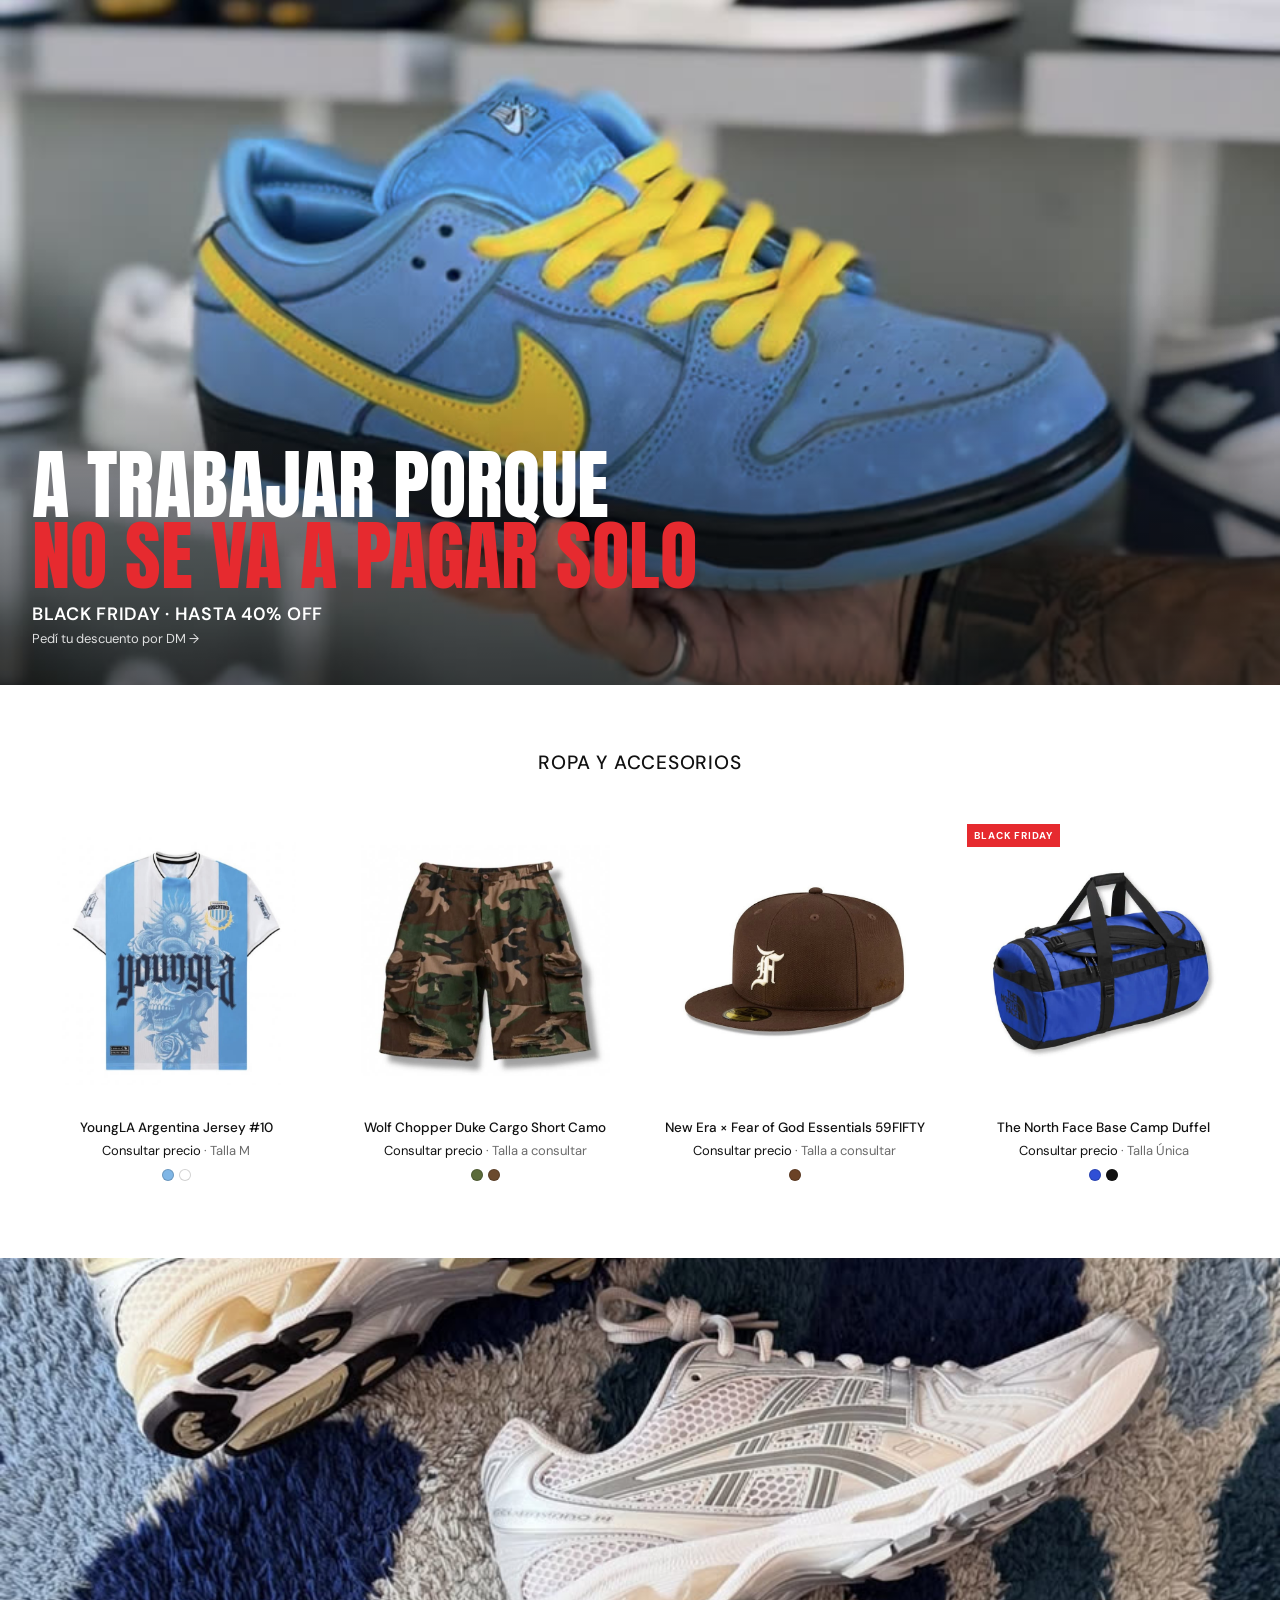
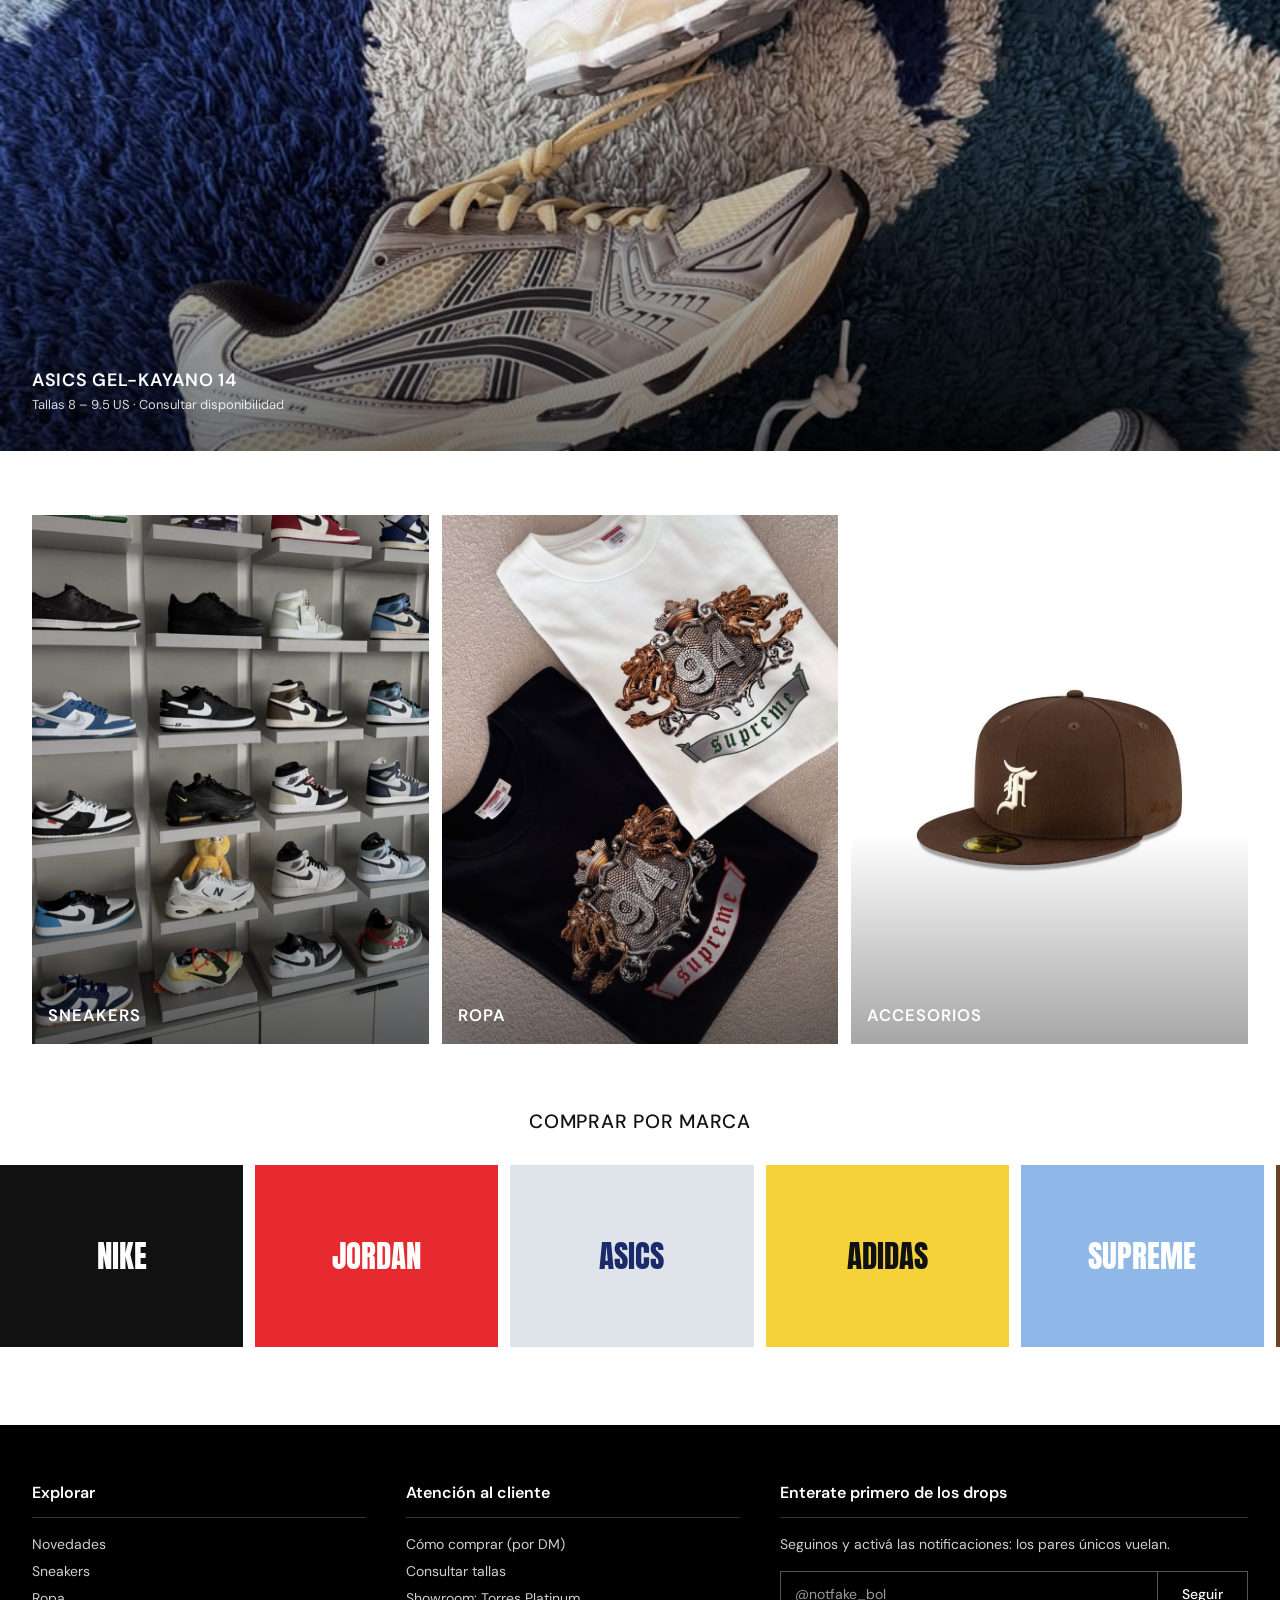
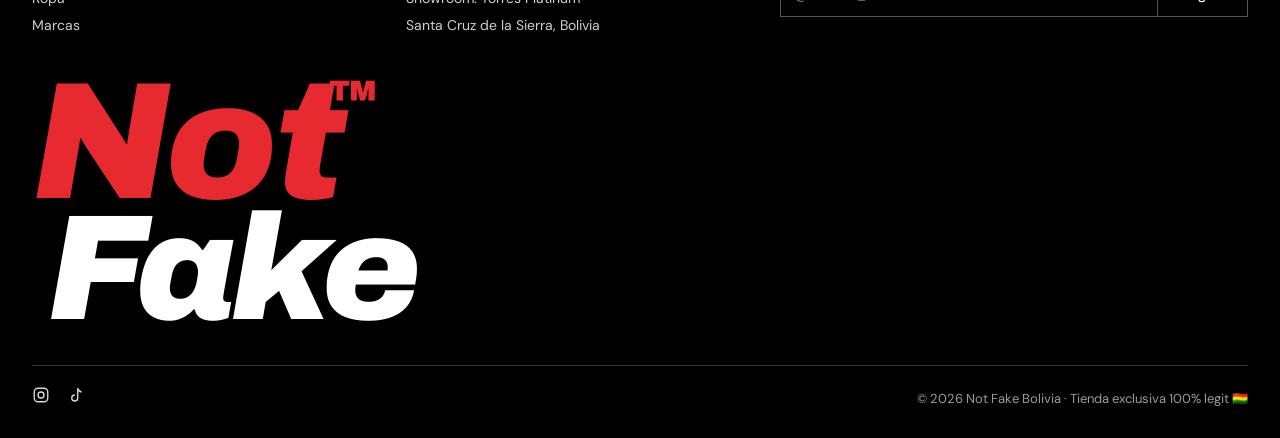
<file: web/notfake/index.html>
<!doctype html>
<html lang="es">
<head>
<meta charset="utf-8">
<meta name="viewport" content="width=device-width, initial-scale=1">
<title>Not Fake Bolivia</title>
<meta name="description" content="Sneakers y streetwear 100% originales en Santa Cruz de la Sierra. Nike, Jordan, Asics, Adidas, Supreme, Fear of God y más.">
<link rel="preconnect" href="https://fonts.googleapis.com">
<link rel="preconnect" href="https://fonts.gstatic.com" crossorigin>
<link href="https://fonts.googleapis.com/css2?family=Anton&family=Archivo:ital,wght@1,900&family=DM+Sans:opsz,wght@9..40,400;9..40,500;9..40,600;9..40,700&display=swap" rel="stylesheet">
<style>
  :root{
    --black:#000;
    --ink:#111;
    --white:#fff;
    --muted:#6b6b6b;
    --line:#e6e6e6;
    --soft:#f4f4f2;
    --red:#e62a2f;              /* el "Not" del logo */
    --sans:"DM Sans", system-ui, -apple-system, "Segoe UI", sans-serif;
    --display:"Anton", Impact, "Arial Narrow", sans-serif;
    --logo:"Archivo", "Arial Black", sans-serif;
    --gutter:clamp(16px,2.5vw,32px);
  }
  *{box-sizing:border-box;margin:0;padding:0}
  html{scroll-behavior:smooth}
  body{background:var(--white);color:var(--ink);font-family:var(--sans);font-size:14px;line-height:1.5;-webkit-font-smoothing:antialiased;overflow-x:hidden}
  img{display:block;max-width:100%}
  a{color:inherit;text-decoration:none}
  button{font:inherit;background:none;border:0;color:inherit;cursor:pointer}
  .wrap{padding:0 var(--gutter)}

  /* ---------- LOGO ---------- */
  .logo{font-family:var(--logo);font-weight:900;font-style:italic;line-height:.8;letter-spacing:-.03em;display:inline-flex;flex-direction:column;align-items:flex-start}
  .logo .not{color:var(--red);position:relative}
  .logo .not sup{font-size:.3em;position:absolute;top:.05em;right:-.6em;font-style:normal;color:currentColor}
  .logo .fake{color:var(--ink);font-size:.9em;margin-left:.1em}
  .logo.inv .fake{color:var(--white)}

  /* ---------- BARRA DE ANUNCIOS ---------- */
  .announce{background:var(--black);color:var(--white);height:42px;display:flex;align-items:center;justify-content:center;gap:clamp(16px,12vw,160px);font-size:13px;letter-spacing:.02em}
  .announce button{width:28px;height:28px;display:grid;place-items:center;opacity:.8}
  .announce button:hover{opacity:1}
  .announce .msgs{position:relative;width:min(440px,62vw);height:20px;text-align:center;overflow:hidden}
  .announce .msgs p{position:absolute;inset:0;white-space:nowrap;overflow:hidden;text-overflow:ellipsis;transition:transform .45s ease,opacity .45s ease;opacity:0;transform:translateY(100%)}
  .announce .msgs p.on{opacity:1;transform:none}
  .announce .msgs p.out{opacity:0;transform:translateY(-100%)}

  /* ---------- HEADER ---------- */
  header{position:sticky;top:0;z-index:30;background:var(--white);border-bottom:1px solid var(--line)}
  .bar{height:64px;display:grid;grid-template-columns:1fr auto 1fr;align-items:center}
  .menu{display:flex;gap:26px;list-style:none;font-size:13px;font-weight:500;letter-spacing:.04em;text-transform:uppercase}
  .menu a{position:relative;padding:4px 0}
  .menu a::after{content:"";position:absolute;left:0;right:0;bottom:0;height:1px;background:currentColor;transform:scaleX(0);transition:transform .25s;transform-origin:left}
  .menu a:hover::after{transform:scaleX(1)}
  .menu a.hot{color:var(--red)}
  .bar .logo{font-size:23px}
  .icons{display:flex;justify-content:flex-end;gap:18px;align-items:center}
  .icons a{display:grid;place-items:center;width:28px;height:28px}
  .burger{display:none}
  @media (max-width:900px){.menu{display:none}.burger{display:grid}}
  @media (max-width:420px){.icons{gap:10px}}
  /* menú móvil */
  .drawer{position:fixed;inset:0;z-index:50;pointer-events:none}
  .drawer .scrim{position:absolute;inset:0;background:rgba(0,0,0,.4);opacity:0;transition:opacity .3s}
  .drawer nav{position:absolute;left:0;top:0;bottom:0;width:min(340px,86vw);background:var(--white);transform:translateX(-100%);transition:transform .35s ease;padding:22px var(--gutter);display:flex;flex-direction:column;gap:6px}
  .drawer nav a{font-size:20px;font-weight:600;text-transform:uppercase;padding:12px 0;border-bottom:1px solid var(--line)}
  .drawer.open{pointer-events:auto}
  .drawer.open .scrim{opacity:1}
  .drawer.open nav{transform:none}
  .drawer .close{align-self:flex-end;width:36px;height:36px;display:grid;place-items:center;margin-bottom:12px}

  /* ---------- HERO DIVIDIDO ---------- */
  .hero{display:grid;grid-template-columns:1fr 1fr;height:calc(100svh - 106px);min-height:520px;max-height:900px;position:relative}
  .hero figure{position:relative;overflow:hidden;background:var(--soft)}
  .hero img{width:100%;height:100%;object-fit:cover;transition:transform 1.2s ease}
  .hero figure:hover img{transform:scale(1.03)}
  .hero::after{content:"";position:absolute;inset:auto 0 0 0;height:70%;background:linear-gradient(transparent,rgba(0,0,0,.72));pointer-events:none}
  .hero .copy{position:absolute;left:var(--gutter);bottom:clamp(24px,4vw,48px);color:var(--white);z-index:2;max-width:min(680px,90%)}
  .hero .copy small{display:block;font-size:12px;font-weight:600;letter-spacing:.14em;text-transform:uppercase;margin-bottom:12px;opacity:.9}
  .hero .copy h1{font-family:var(--display);font-weight:400;text-transform:uppercase;line-height:.9;font-size:clamp(46px,6.4vw,96px);text-shadow:0 2px 30px rgba(0,0,0,.35)}
  .hero .copy h1 span{color:var(--red)}
  .btn{display:inline-flex;align-items:center;justify-content:center;height:46px;padding:0 28px;font-size:13px;font-weight:600;letter-spacing:.08em;text-transform:uppercase;background:var(--white);color:var(--black);border:1px solid var(--white);transition:background .2s,color .2s}
  .btn:hover{background:transparent;color:var(--white)}
  .hero .btn{margin-top:22px}
  @media (max-width:760px){
    .hero{grid-template-columns:1fr;height:78svh;min-height:480px}
    .hero figure:nth-child(2){display:none}
  }

  /* ---------- SECCIONES DE PRODUCTO ---------- */
  .collection{padding:clamp(40px,5vw,64px) var(--gutter) clamp(48px,6vw,80px)}
  .collection h2,.brands h2{text-align:center;font-size:clamp(17px,1.5vw,20px);font-weight:500;letter-spacing:.04em;text-transform:uppercase;margin-bottom:clamp(24px,3vw,40px)}
  .grid{display:grid;grid-template-columns:repeat(4,1fr);gap:clamp(24px,3vw,36px) clamp(10px,1.6vw,22px)}
  @media (max-width:760px){.grid{grid-template-columns:repeat(2,1fr)}}
  .product{text-align:center;display:block}
  .product .ph{aspect-ratio:1;background:var(--white);display:grid;place-items:center;position:relative;overflow:hidden}
  .product .ph img{width:86%;height:86%;object-fit:contain;transition:transform .45s ease}
  .product:hover .ph img{transform:scale(1.06)}
  .product .badge{position:absolute;top:8px;left:8px;font-size:10px;font-weight:700;letter-spacing:.08em;text-transform:uppercase;padding:4px 7px;background:var(--black);color:var(--white)}
  .product .badge.red{background:var(--red)}
  .product .quick{position:absolute;left:8px;right:8px;bottom:8px;height:38px;display:grid;place-items:center;background:var(--black);color:var(--white);font-size:12px;font-weight:600;letter-spacing:.08em;text-transform:uppercase;transform:translateY(130%);transition:transform .3s ease}
  .product:hover .quick{transform:none}
  @media (hover:none){.product .quick{display:none}}
  .product h3{font-size:13.5px;font-weight:500;margin-top:14px;line-height:1.35;padding:0 4px}
  .product .meta{font-size:13px;margin-top:4px}
  .product .meta span{color:var(--muted)}
  .swatches{display:flex;gap:5px;justify-content:center;margin-top:8px}
  .swatches i{width:12px;height:12px;border-radius:50%;box-shadow:inset 0 0 0 1px rgba(0,0,0,.18)}

  /* ---------- EDITORIAL A TODO LO ANCHO ---------- */
  .editorial{position:relative;height:clamp(420px,62vw,820px);overflow:hidden;display:block;background:#222}
  .editorial img{width:100%;height:100%;object-fit:cover;transition:transform 1.2s ease}
  .editorial:hover img{transform:scale(1.03)}
  .editorial::after{content:"";position:absolute;inset:auto 0 0 0;height:50%;background:linear-gradient(transparent,rgba(0,0,0,.55))}
  .editorial .label{position:absolute;left:var(--gutter);right:var(--gutter);bottom:clamp(20px,3vw,36px);z-index:2;color:var(--white)}
  .editorial .label b{display:block;font-size:clamp(15px,1.4vw,18px);font-weight:600;letter-spacing:.04em;text-transform:uppercase}
  .editorial .label span{font-size:13px;opacity:.85}
  .editorial .label .big{font-family:var(--display);font-weight:400;font-size:clamp(38px,6vw,88px);line-height:.92;text-transform:uppercase;margin-bottom:10px}
  .editorial .label .big em{font-style:normal;color:var(--red)}

  /* ---------- CATEGORÍAS ---------- */
  .tiles{display:grid;grid-template-columns:repeat(3,1fr);gap:clamp(8px,1vw,14px);padding:clamp(40px,5vw,64px) var(--gutter)}
  .tile{position:relative;aspect-ratio:3/4;overflow:hidden;background:var(--soft)}
  .tile img{width:100%;height:100%;object-fit:cover;transition:transform .8s ease}
  .tile:hover img{transform:scale(1.05)}
  .tile::after{content:"";position:absolute;inset:auto 0 0 0;height:40%;background:linear-gradient(transparent,rgba(0,0,0,.5))}
  .tile b{position:absolute;left:16px;bottom:16px;z-index:2;color:var(--white);font-size:clamp(14px,1.3vw,17px);font-weight:600;letter-spacing:.06em;text-transform:uppercase}
  .tile.white img{object-fit:contain;padding:12%;background:var(--white)}
  .tile.white::after{background:linear-gradient(transparent,rgba(0,0,0,.35))}
  @media (max-width:760px){.tiles{grid-template-columns:1fr 1fr}.tiles .tile:first-child{grid-column:1/-1;aspect-ratio:4/3}}

  /* ---------- MARCAS (carrusel) ---------- */
  .brands{padding:0 0 clamp(48px,6vw,72px)}
  .brands h2{margin-bottom:28px}
  .brand-track{display:flex;gap:12px;overflow-x:auto;scroll-snap-type:x mandatory;padding:0 var(--gutter) 6px;scrollbar-width:none}
  .brand-track::-webkit-scrollbar{display:none}
  .brand{flex:0 0 clamp(170px,19vw,260px);aspect-ratio:4/3;scroll-snap-align:start;display:grid;place-items:center;text-align:center;
     font-family:var(--display);font-size:clamp(24px,2.4vw,34px);text-transform:uppercase;line-height:.95;padding:12px;transition:transform .25s}
  .brand:hover{transform:translateY(-3px)}

  /* ---------- FOOTER ---------- */
  footer{background:var(--black);color:var(--white);padding:56px var(--gutter) 28px}
  .fcols{display:grid;grid-template-columns:1fr 1fr 1.4fr;gap:40px}
  .fcols h4{font-size:16px;font-weight:600;padding-bottom:12px;border-bottom:1px solid #333;margin-bottom:16px}
  .fcols ul{list-style:none;display:grid;gap:6px;font-size:14px;color:#cfcfcf}
  .fcols ul a:hover{color:var(--white)}
  .fcols p{color:#cfcfcf;margin-bottom:16px}
  .join{display:flex;border:1px solid #555;height:46px}
  .join span{flex:1;display:flex;align-items:center;padding:0 14px;color:#9b9b9b;font-size:14px;white-space:nowrap;overflow:hidden;text-overflow:ellipsis}
  .join a{display:grid;place-items:center;padding:0 24px;border-left:1px solid #555;font-weight:500;white-space:nowrap}
  .join a:hover{background:var(--white);color:var(--black)}
  .fbig{margin-top:40px}
  .fbig .logo{font-size:clamp(70px,13vw,190px)}
  .fbottom{display:flex;justify-content:space-between;align-items:center;gap:20px;flex-wrap:wrap;border-top:1px solid #333;margin-top:36px;padding-top:20px}
  .social{display:flex;gap:18px}
  .social a{opacity:.85}.social a:hover{opacity:1}
  .fbottom small{color:#9b9b9b;font-size:13px}
  @media (max-width:860px){.fcols{grid-template-columns:1fr 1fr}.fcols .news{grid-column:1/-1}}
  @media (max-width:480px){.fcols{grid-template-columns:1fr}}

  .to-top{position:fixed;right:16px;bottom:16px;z-index:20;height:40px;padding:0 14px;background:var(--black);color:var(--white);font-size:12px;font-weight:600;letter-spacing:.08em;opacity:0;pointer-events:none;transition:opacity .3s}
  .to-top.show{opacity:1;pointer-events:auto}

  @media (prefers-reduced-motion:reduce){*{transition:none!important}}
</style>
</head>
<body>

<div class="announce" role="region" aria-label="Anuncios">
  <button id="prev" aria-label="Anterior"><svg width="8" height="12" viewBox="0 0 8 12" fill="none" stroke="currentColor" stroke-width="1.5"><path d="M6.5 1 1.5 6l5 5"/></svg></button>
  <div class="msgs" id="msgs">
    <p class="on">BLACK FRIDAY: HASTA 40% OFF EN PRODUCTOS SELECCIONADOS</p>
    <p>100% LEGIT: SOLO PRODUCTOS ORIGINALES</p>
    <p>SHOWROOM EN TORRES PLATINUM · SANTA CRUZ</p>
  </div>
  <button id="next" aria-label="Siguiente"><svg width="8" height="12" viewBox="0 0 8 12" fill="none" stroke="currentColor" stroke-width="1.5"><path d="m1.5 1 5 5-5 5"/></svg></button>
</div>

<header>
  <div class="wrap bar">
    <div style="display:flex;align-items:center">
      <button class="burger" id="burger" aria-label="Abrir menú"><svg width="22" height="16" viewBox="0 0 22 16" stroke="currentColor" stroke-width="1.6"><path d="M0 1h22M0 8h22M0 15h22"/></svg></button>
      <ul class="menu">
        <li><a href="#novedades">Novedades</a></li>
        <li><a href="#sneakers">Sneakers</a></li>
        <li><a href="#ropa">Ropa</a></li>
        <li><a href="#marcas">Marcas</a></li>
        <li><a href="#black-friday" class="hot">Black Friday</a></li>
      </ul>
    </div>
    <a href="#" aria-label="Not Fake — inicio"><span class="logo"><span class="not">Not<sup>™</sup></span><span class="fake">Fake</span></span></a>
    <div class="icons">
      <a href="https://instagram.com/notfake_bol" target="_blank" rel="noopener" aria-label="Instagram"><svg width="20" height="20" viewBox="0 0 24 24" fill="none" stroke="currentColor" stroke-width="1.6"><rect x="3" y="3" width="18" height="18" rx="5"/><circle cx="12" cy="12" r="4"/><circle cx="17.5" cy="6.5" r=".8" fill="currentColor"/></svg></a>
      <a href="https://www.tiktok.com/@notfake_bol" target="_blank" rel="noopener" aria-label="TikTok"><svg width="20" height="20" viewBox="0 0 24 24" fill="none" stroke="currentColor" stroke-width="1.6"><path d="M9 12a4 4 0 104 4V3c.5 2.5 2.5 4.5 5 5"/></svg></a>
      <a href="https://instagram.com/notfake_bol" target="_blank" rel="noopener" aria-label="Pedir por DM"><svg width="20" height="20" viewBox="0 0 24 24" fill="none" stroke="currentColor" stroke-width="1.6"><path d="M5 8h14l-1.2 12.2a1 1 0 01-1 .8H7.2a1 1 0 01-1-.8L5 8z"/><path d="M9 8V6a3 3 0 016 0v2"/></svg></a>
    </div>
  </div>
</header>

<div class="drawer" id="drawer" aria-hidden="true">
  <div class="scrim" data-close></div>
  <nav>
    <button class="close" data-close aria-label="Cerrar menú"><svg width="16" height="16" viewBox="0 0 16 16" stroke="currentColor" stroke-width="1.6"><path d="M1 1l14 14M15 1 1 15"/></svg></button>
    <a href="#novedades" data-close>Novedades</a>
    <a href="#sneakers" data-close>Sneakers</a>
    <a href="#ropa" data-close>Ropa</a>
    <a href="#marcas" data-close>Marcas</a>
    <a href="#black-friday" data-close style="color:var(--red)">Black Friday</a>
  </nav>
</div>

<main>
  <section class="hero">
    <figure><img src="img/wall.jpg" alt="Pared de sneakers del showroom Not Fake"></figure>
    <figure><img src="img/adidas.jpg" alt="Adidas amarillas en mano frente a la pared del showroom"></figure>
    <div class="copy">
      <small>Tienda exclusiva · 100% Legit 🔥</small>
      <h1>Toda la variedad<br><span>totalmente original</span></h1>
      <a class="btn" href="#novedades">Comprar ahora</a>
    </div>
  </section>

  <section class="collection" id="novedades">
    <h2>Novedades</h2>
    <div class="grid" id="g-new"></div>
  </section>

  <a class="editorial" id="black-friday" href="https://instagram.com/notfake_bol" target="_blank" rel="noopener">
    <img src="img/dunk-blue.jpg" alt="Nike SB Dunk celeste con cordones amarillos en mano" style="object-position:50% 45%">
    <div class="label">
      <div class="big">A trabajar porque<br><em>no se va a pagar solo</em></div>
      <b>Black Friday · Hasta 40% off</b>
      <span>Pedí tu descuento por DM →</span>
    </div>
  </a>

  <section class="collection" id="ropa">
    <h2>Ropa y accesorios</h2>
    <div class="grid" id="g-ropa"></div>
  </section>

  <a class="editorial" id="sneakers" href="https://instagram.com/notfake_bol" target="_blank" rel="noopener">
    <img src="img/asics.jpg" alt="Cuatro pares de Asics Gel-Kayano 14 sobre alfombra azul" style="object-position:50% 40%">
    <div class="label"><b>Asics Gel-Kayano 14</b><span>Tallas 8 – 9.5 US · Consultar disponibilidad</span></div>
  </a>

  <section class="tiles">
    <a class="tile" href="#novedades"><img src="img/wall.jpg" alt="" style="object-position:50% 30%"><b>Sneakers</b></a>
    <a class="tile" href="#ropa"><img src="img/supreme-tee.jpg" alt=""><b>Ropa</b></a>
    <a class="tile white" href="#ropa"><img src="img/fog-cap.jpg" alt=""><b>Accesorios</b></a>
  </section>

  <section class="brands" id="marcas">
    <h2>Comprar por marca</h2>
    <div class="brand-track">
      <a class="brand" href="https://instagram.com/notfake_bol" target="_blank" rel="noopener" style="background:#111;color:#fff">Nike</a>
      <a class="brand" href="https://instagram.com/notfake_bol" target="_blank" rel="noopener" style="background:#e62a2f;color:#fff">Jordan</a>
      <a class="brand" href="https://instagram.com/notfake_bol" target="_blank" rel="noopener" style="background:#dfe3ea;color:#1b2a6b">Asics</a>
      <a class="brand" href="https://instagram.com/notfake_bol" target="_blank" rel="noopener" style="background:#f6d23a;color:#111">Adidas</a>
      <a class="brand" href="https://instagram.com/notfake_bol" target="_blank" rel="noopener" style="background:#8fb8e8;color:#fff">Supreme</a>
      <a class="brand" href="https://instagram.com/notfake_bol" target="_blank" rel="noopener" style="background:#6b4226;color:#f3e9d8">Fear of God</a>
      <a class="brand" href="https://instagram.com/notfake_bol" target="_blank" rel="noopener" style="background:#f4f4f2;color:#111">Off-White</a>
      <a class="brand" href="https://instagram.com/notfake_bol" target="_blank" rel="noopener" style="background:#2f6bff;color:#fff">The North Face</a>
      <a class="brand" href="https://instagram.com/notfake_bol" target="_blank" rel="noopener" style="background:#3ccf4e;color:#111">YoungLA</a>
    </div>
  </section>
</main>

<footer>
  <div class="fcols">
    <div>
      <h4>Explorar</h4>
      <ul>
        <li><a href="#novedades">Novedades</a></li>
        <li><a href="#sneakers">Sneakers</a></li>
        <li><a href="#ropa">Ropa</a></li>
        <li><a href="#marcas">Marcas</a></li>
      </ul>
    </div>
    <div>
      <h4>Atención al cliente</h4>
      <ul>
        <li><a href="https://instagram.com/notfake_bol" target="_blank" rel="noopener">Cómo comprar (por DM)</a></li>
        <li><a href="https://instagram.com/notfake_bol" target="_blank" rel="noopener">Consultar tallas</a></li>
        <li>Showroom: Torres Platinum</li>
        <li>Santa Cruz de la Sierra, Bolivia</li>
      </ul>
    </div>
    <div class="news">
      <h4>Enterate primero de los drops</h4>
      <p>Seguinos y activá las notificaciones: los pares únicos vuelan.</p>
      <div class="join"><span>@notfake_bol</span><a href="https://instagram.com/notfake_bol" target="_blank" rel="noopener">Seguir</a></div>
    </div>
  </div>
  <div class="fbig"><span class="logo inv"><span class="not">Not<sup>™</sup></span><span class="fake">Fake</span></span></div>
  <div class="fbottom">
    <div class="social">
      <a href="https://instagram.com/notfake_bol" target="_blank" rel="noopener" aria-label="Instagram"><svg width="18" height="18" viewBox="0 0 24 24" fill="none" stroke="currentColor" stroke-width="1.8"><rect x="3" y="3" width="18" height="18" rx="5"/><circle cx="12" cy="12" r="4"/></svg></a>
      <a href="https://www.tiktok.com/@notfake_bol" target="_blank" rel="noopener" aria-label="TikTok"><svg width="18" height="18" viewBox="0 0 24 24" fill="none" stroke="currentColor" stroke-width="1.8"><path d="M9 12a4 4 0 104 4V3c.5 2.5 2.5 4.5 5 5"/></svg></a>
    </div>
    <small>© 2026 Not Fake Bolivia · Tienda exclusiva 100% legit 🇧🇴</small>
  </div>
</footer>

<button class="to-top" id="top">ARRIBA ↑</button>

<script>
  const IG = "https://instagram.com/notfake_bol";
  const P = {
    jordan: {img:"jordan-canary.jpg", name:"Air Jordan 1 Low OG × Travis Scott 'Canary'", size:"7 US", badge:"Nuevo", sw:["#f6d23a","#2f6bff","#e9e6df"]},
    dunkG:  {img:"dunk-green.jpg", name:"Nike SB Dunk Low × The Powerpuff Girls 'Buttercup'", size:"8.5 US", badge:"Nuevo", sw:["#3ccf4e","#111"]},
    off:    {img:"offwhite.jpg", name:"Off-White Be Right Back Sneaker", size:"Consultar", sw:["#f1efe9","#c9c9c9"]},
    jacket: {img:"supreme-jacket.jpg", name:"Supreme × GORE-TEX Infinium Windstopper Leather Varsity 'Light Blue'", size:"XXL", sw:["#8fb8e8"]},
    young:  {img:"youngla.jpg", name:"YoungLA Argentina Jersey #10", size:"M", sw:["#7fb6e6","#fff"]},
    camo:   {img:"camo.jpg", name:"Wolf Chopper Duke Cargo Short Camo", size:"Consultar", sw:["#5b6b3a","#6b4a2e"]},
    cap:    {img:"fog-cap.jpg", name:"New Era × Fear of God Essentials 59FIFTY", size:"Consultar", sw:["#6b4226"]},
    tnf:    {img:"tnf.jpg", name:"The North Face Base Camp Duffel", size:"Única", badge:"Black Friday", red:true, sw:["#2f4fd6","#111"]}
  };
  const card = d => `
    <a class="product" href="${IG}" target="_blank" rel="noopener">
      <div class="ph">${d.badge ? `<span class="badge${d.red ? " red" : ""}">${d.badge}</span>` : ""}
        <img src="img/${d.img}" alt="${d.name}" loading="lazy"><span class="quick">Pedir por DM</span></div>
      <h3>${d.name}</h3>
      <div class="meta">Consultar precio <span>· ${d.size === "Consultar" ? "Talla a consultar" : "Talla " + d.size}</span></div>
      <div class="swatches">${d.sw.map(c => `<i style="background:${c}"></i>`).join("")}</div>
    </a>`;
  const fill = (id, keys) => document.getElementById(id).innerHTML = keys.map(k => card(P[k])).join("");
  fill("g-new",  ["jordan","dunkG","off","jacket"]);
  fill("g-ropa", ["young","camo","cap","tnf"]);

  // Barra de anuncios rotativa
  const msgs = [...document.querySelectorAll("#msgs p")]; let i = 0;
  const go = d => {
    const cur = msgs[i]; cur.classList.remove("on"); cur.classList.add("out");
    setTimeout(() => cur.classList.remove("out"), 450);
    i = (i + d + msgs.length) % msgs.length; msgs[i].classList.add("on");
  };
  let t = setInterval(() => go(1), 4500);
  const restart = () => { clearInterval(t); t = setInterval(() => go(1), 4500); };
  document.getElementById("next").onclick = () => { go(1); restart(); };
  document.getElementById("prev").onclick = () => { go(-1); restart(); };

  // Menú móvil
  const dr = document.getElementById("drawer");
  document.getElementById("burger").onclick = () => { dr.classList.add("open"); dr.setAttribute("aria-hidden","false"); };
  dr.querySelectorAll("[data-close]").forEach(el => el.addEventListener("click", () => { dr.classList.remove("open"); dr.setAttribute("aria-hidden","true"); }));

  // Botón "Arriba"
  const toTop = document.getElementById("top");
  addEventListener("scroll", () => toTop.classList.toggle("show", scrollY > 900), {passive:true});
  toTop.onclick = () => scrollTo({top:0, behavior:"smooth"});
</script>
</body>
</html>
</file>
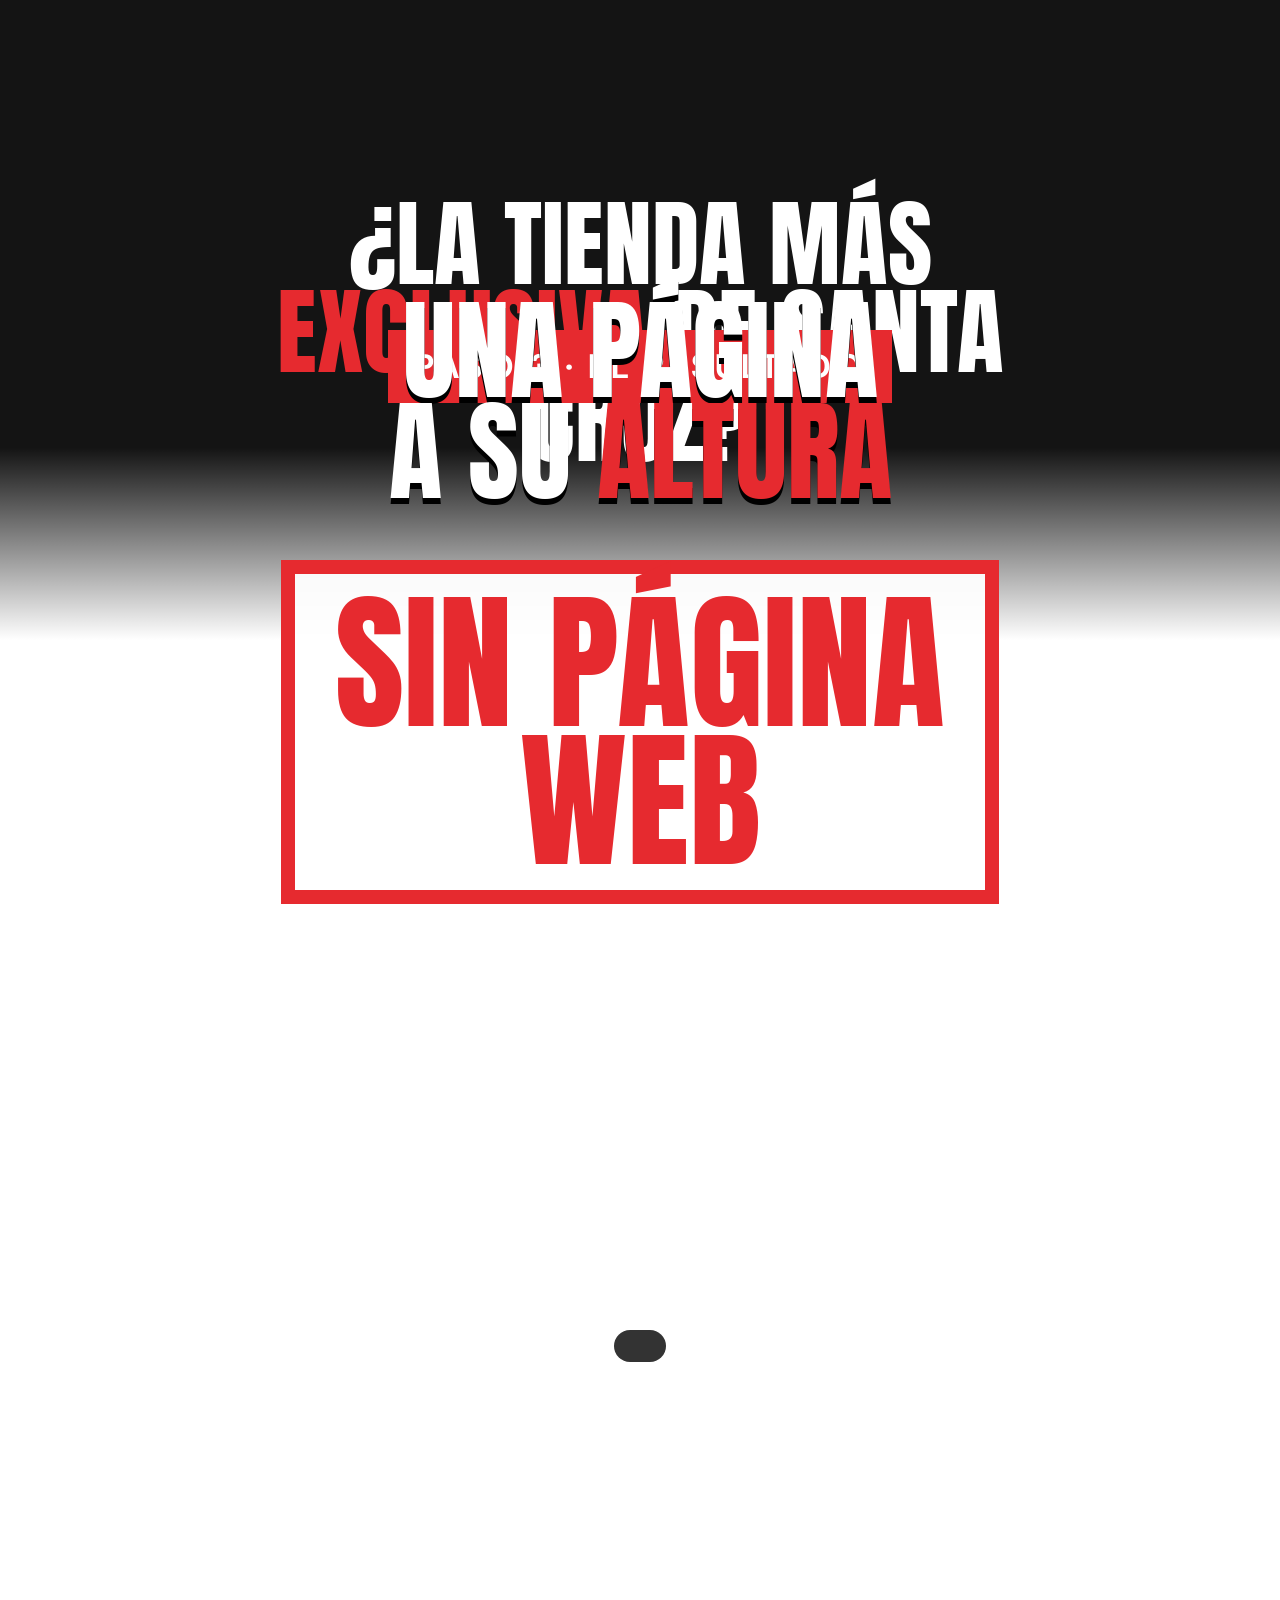
<file: video-notfake/anim/overlay.html>
<!doctype html><html><head><meta charset="utf-8"><link href="https://fonts.googleapis.com/css2?family=Anton&family=Archivo:ital,wght@1,900&family=DM+Sans:wght@500;700&display=swap" rel="stylesheet"><link rel="stylesheet" href="style.css"><script src="common.js"></script></head><body>
<!-- Gancho -->
<div id="hb" class="abs" style="top:0;left:0;right:0;height:640px;background:linear-gradient(rgba(0,0,0,.92) 70%,transparent)"></div>
<div class="abs" style="top:200px;left:60px;right:60px;text-align:center"><div class="anton" style="font-size:96px">
 <div id="h0">¿La tienda más</div><div id="h1"><span style="color:#e62a2f;display:inline-block" id="hx">exclusiva</span> de Santa</div><div id="h2">Cruz?</div></div></div>
<!-- Sello -->
<div class="abs" style="top:560px;left:0;right:0;text-align:center"><div id="stamp" class="anton" style="display:inline-block;font-size:150px;color:#e62a2f;border:14px solid #e62a2f;padding:20px 40px;background:rgba(255,255,255,.94)">Sin página<br>web</div></div>
<!-- Paso 3 -->
<div class="abs" style="top:330px;left:0;right:0;text-align:center"><div id="p3" class="kick" style="display:inline-block;background:#e62a2f;color:#fff;padding:14px 26px;letter-spacing:.12em">PASO 3 · EL RESULTADO</div></div>
<!-- Altura -->
<div class="abs" style="top:300px;left:60px;right:60px;text-align:center"><div class="anton" style="font-size:110px;text-shadow:0 6px 0 #000">
 <div id="a0">Una página</div><div id="a1">a su <span style="color:#e62a2f">altura</span></div></div></div>
<!-- Subtítulos -->
<div class="abs" style="top:1330px;left:40px;right:40px;text-align:center"><div id="cap" class="anton" style="display:inline-block;background:rgba(0,0,0,.8);padding:14px 26px 18px;border-radius:18px"></div></div>
<script>
const CAPS=[{"s": 0,"e": 1.28,"t": "Cuando conocí Not Fake"},{"s": 1.28,"e": 2.73,"t": "me pareció de las tiendas"},{"s": 2.73,"e": 4.89,"t": "más *exclusivas* de Santa Cruz"},{"s": 4.89,"e": 6.35,"t": "Jordan, Nike SB"},{"s": 6.35,"e": 7.72,"t": "Supreme, Asics"},{"s": 7.72,"e": 9.23,"t": "Fear of God"},{"s": 9.23,"e": 10.61,"t": "todo *original*"},{"s": 10.61,"e": 11.52,"t": "Pero una tienda"},{"s": 11.52,"e": 12.97,"t": "así de *exclusiva*"},{"s": 12.97,"e": 14.29,"t": "¿y sin página web?"},{"s": 14.29,"e": 15.18,"t": "*Nada que ver*"},{"s": 15.18,"e": 16.84,"t": "Así que le hice una"},{"s": 16.84,"e": 18.32,"t": "Primero estudié la marca"},{"s": 18.32,"e": 19.67,"t": "el *negro* de sus redes"},{"s": 19.67,"e": 20.99,"t": "el *rojo* del logo"},{"s": 20.99,"e": 22.86,"t": "la letra gruesa de sus memes"},{"s": 22.86,"e": 24.32,"t": "y esa *onda callejera*"},{"s": 24.32,"e": 25.29,"t": "con humor"},{"s": 25.29,"e": 26.57,"t": "Después agarré la estructura"},{"s": 26.57,"e": 27.48,"t": "de una tienda grande"},{"s": 27.48,"e": 28.45,"t": "de streetwear"},{"s": 28.45,"e": 29.48,"t": "barra de anuncios"},{"s": 29.48,"e": 30.27,"t": "fotos grandes"},{"s": 30.27,"e": 31.43,"t": "productos en grilla"},{"s": 31.43,"e": 32.59,"t": "y fondo blanco"},{"s": 32.59,"e": 33.56,"t": "Y quedó así"},{"s": 33.56,"e": 35.45,"t": "Portada con la pared de tenis"},{"s": 35.45,"e": 36.69,"t": "los drops con talla"},{"s": 36.69,"e": 37.61,"t": "*Black Friday*"},{"s": 37.61,"e": 38.45,"t": "hasta 40% off"},{"s": 38.45,"e": 39.43,"t": "y cada producto"},{"s": 39.43,"e": 41.33,"t": "te lleva directo al *DM*"},{"s": 41.33,"e": 42.2,"t": "*Ahora sí*"},{"s": 42.2,"e": 43.4,"t": "una tienda exclusiva"},{"s": 43.4,"e": 45.28,"t": "con una página a su altura"},{"s": 45.28,"e": 46.36,"t": "Not Fake Bolivia"},{"s": 46.36,"e": 47.5,"t": "Si no es original"},{"s": 47.5,"e": 48.46,"t": "*no entra*"},{"s": 48.46,"e": 50.49,"t": "Pasá por Torres Platinum"},{"s": 50.49,"e": 51.42,"t": "o escribí a"},{"s": 51.42,"e": 52.6,"t": "*@notfake_bol*"}];
let cur=-1;
function draw(t){
 // gancho
 const hv=t<4.47?1:Math.max(0,1-(t-4.47)/.25);
 $('hb').style.opacity=hv;
 [0.05,0.3,0.55].forEach((a,i)=>{const x=pr(t,a,.35);set($('h'+i),Math.min(x?1:0,hv),`translateY(${-60*(1-eo(x))}px) scale(${.8+.2*bk(x)})`)});
 $('hx').style.transform=`scale(${1+.08*Math.max(0,Math.sin((t-1)*6))*(t>1&&t<4?1:0)})`;
 // sello
 const sx=pr(t,12.97,.25);const sv=t>14.29?Math.max(0,1-(t-14.29)/.15):1;
 const sh=t>13.2&&t<13.45?Math.sin(t*120)*10:0;
 set($('stamp'),(sx?1:0)*sv,`translateX(${sh}px) rotate(${-8+10*(1-eo(sx))}deg) scale(${3-2*eo(sx)})`);
 // paso 3
 const px=pr(t,32.6,.35),pv=t>35.6?Math.max(0,1-(t-35.6)/.2):1;
 set($('p3'),(px?1:0)*pv,`translateX(${-700*(1-eo(px))}px)`);
 // altura
 const av=t>44.9?Math.max(0,1-(t-44.9)/.2):1;
 [41.3,41.55].forEach((a,i)=>{const x=pr(t,a,.35);set($('a'+i),(x?1:0)*av,`translateY(${80*(1-eo(x))}px)`)});
 // subtítulos
 const i=CAPS.findIndex(c=>t>=c.s&&t<c.e);const c=$('cap');
 if(i<0){c.style.opacity=0;return}
 const C=CAPS[i];
 if(i!==cur){cur=i;c.innerHTML=C.t.replace(/\*(.+?)\*/g,'<span class="y">$1</span>');c.style.fontSize=(C.t.length>24?72:C.t.length>16?84:100)+'px'}
 const x=pr(t,C.s,.18),out=pr(t,C.e-.08,.08);
 set(c,(1-out),`scale(${(.55+.45*bk(x))*(1-.1*out)}) translateY(${20*(1-eo(x))}px)`);
}
</script></body></html>
</file>
<file: video-notfake/anim/style.css>
*{margin:0;padding:0;box-sizing:border-box}
html,body{width:1080px;height:1920px;overflow:hidden;background:transparent}
body{font-family:"DM Sans",sans-serif;color:#fff}
.abs{position:absolute}
.anton{font-family:Anton,Impact,sans-serif;text-transform:uppercase;line-height:.92}
.logo{font-family:Archivo,sans-serif;font-weight:900;font-style:italic;line-height:.8;letter-spacing:-.03em;display:inline-flex;flex-direction:column}
.logo .n{color:#e62a2f;position:relative}.logo .n sup{font-size:.3em;position:absolute;top:.05em;right:-.6em;font-style:normal;color:#fff}.logo .f{color:#fff;font-size:.9em;margin-left:.1em}
.kick{font:700 34px "DM Sans";letter-spacing:.14em;color:#e62a2f}
.y{color:#f6d23a}
</file>
